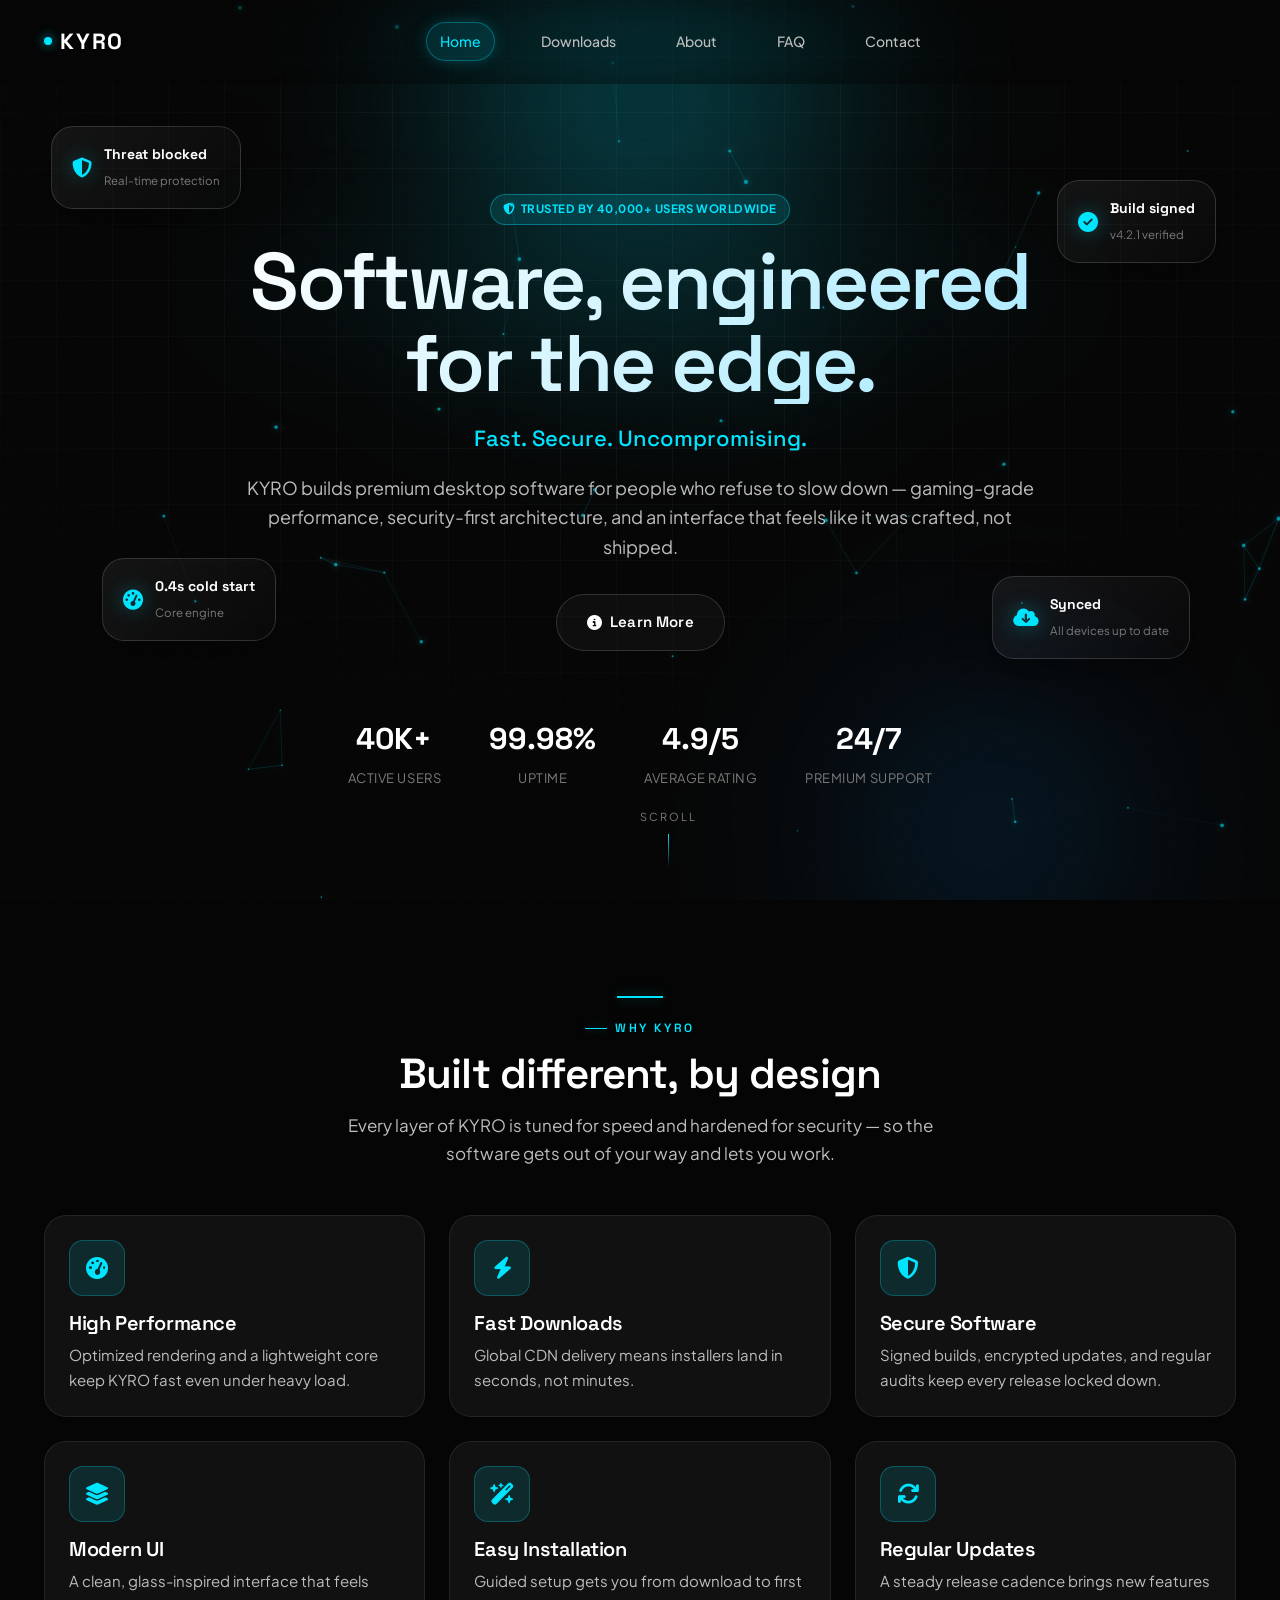
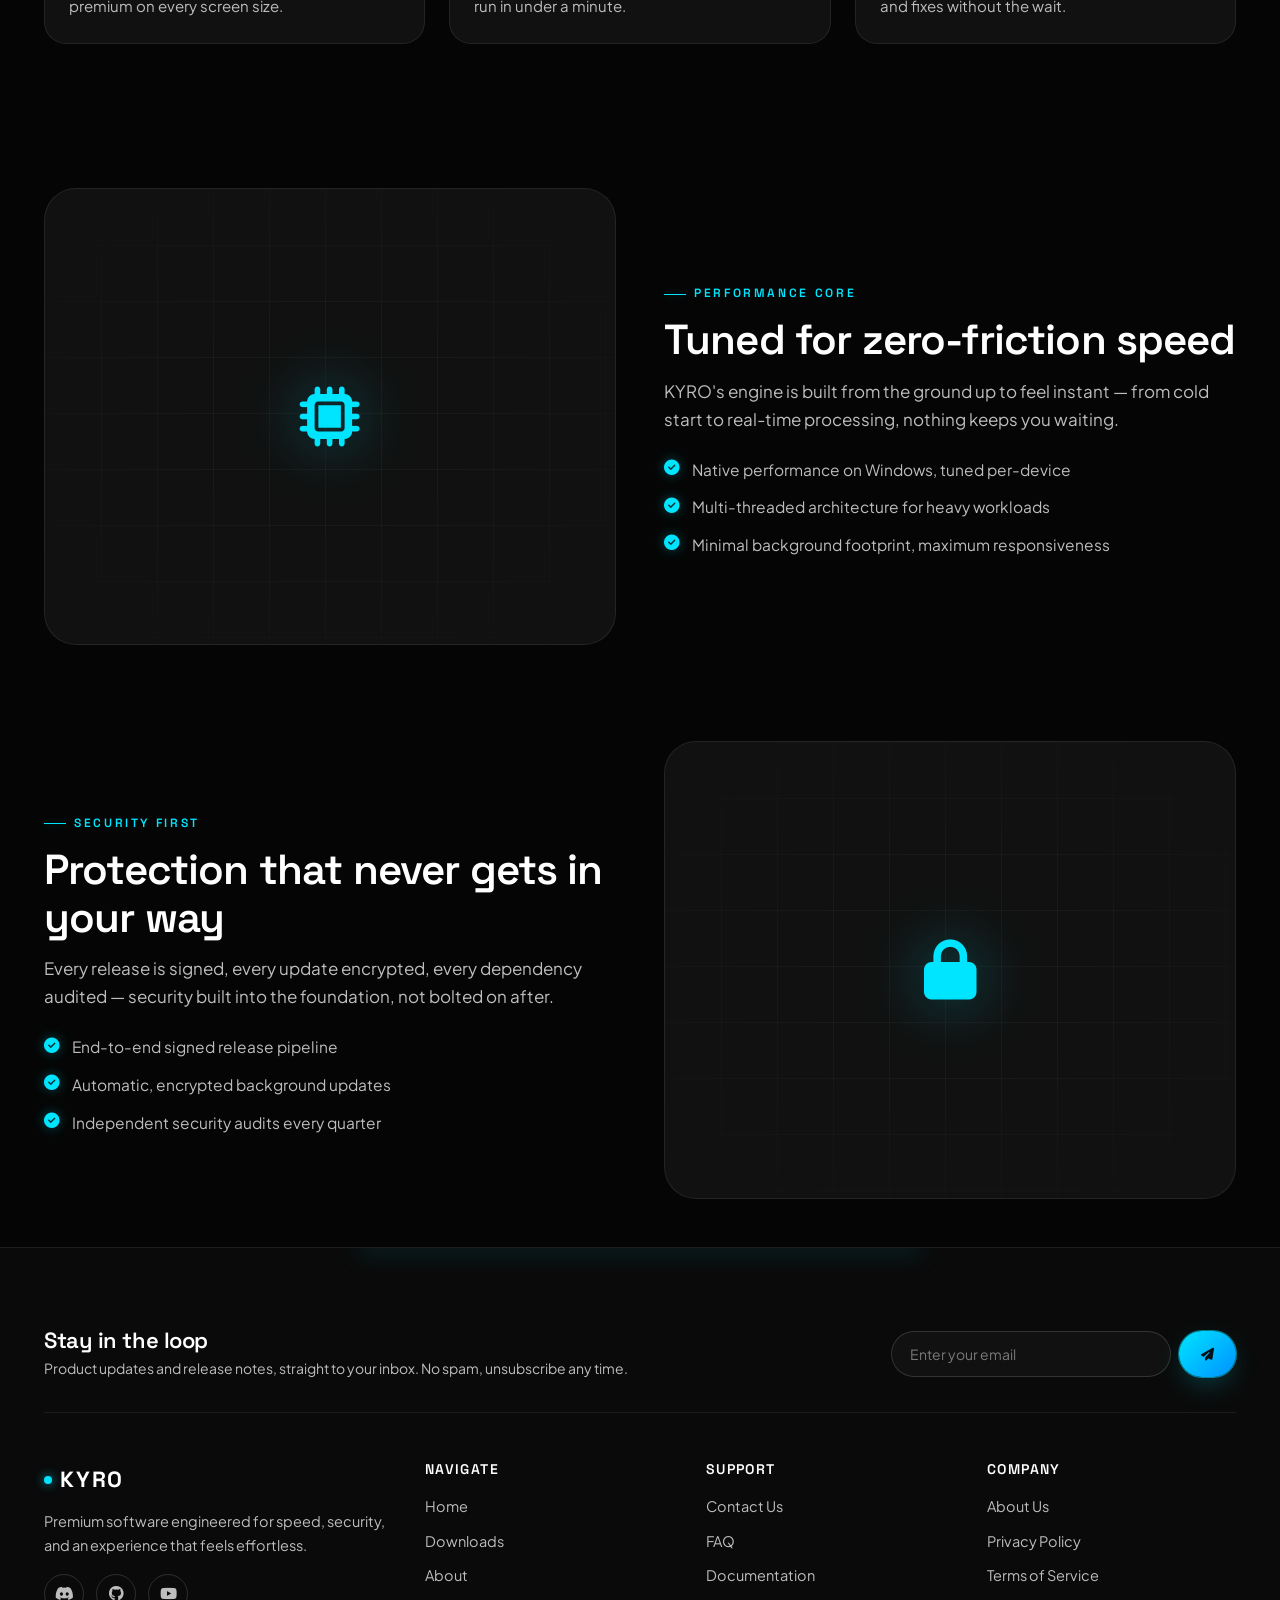
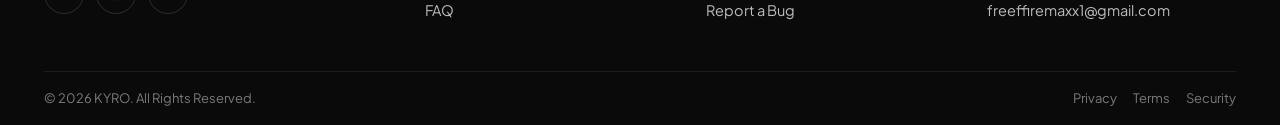
<file: index.html>
<!DOCTYPE html>
<html lang="en">
<head>
  <meta charset="UTF-8" />
  <meta name="viewport" content="width=device-width, initial-scale=1.0" />
  <title>KYRO — Premium Software, Engineered for Speed &amp; Security</title>
  <meta name="description" content="KYRO builds high-performance, secure software with a premium, futuristic experience. Explore our downloads, features, and support." />
  <meta name="theme-color" content="#050505" />

  <!-- Open Graph -->
  <meta property="og:type" content="website" />
  <meta property="og:title" content="KYRO — Premium Software, Engineered for Speed & Security" />
  <meta property="og:description" content="High-performance, secure software with a premium, futuristic experience." />
  <meta property="og:image" content="images/og-cover.jpg" />
  <meta property="og:url" content="https://kyro.software/" />

  <link rel="icon" type="image/svg+xml" href="assets/favicon.svg" />
  <link rel="stylesheet" href="css/style.css" />
  <link rel="stylesheet" href="https://cdnjs.cloudflare.com/ajax/libs/font-awesome/6.5.2/css/all.min.css" />
</head>
<body>

  <!-- Loading Screen -->
  <div class="loader" aria-hidden="true">
    <div class="loader-mark">KYRO<span class="loader-bar"></span></div>
  </div>

  <!-- Navbar -->
  <header class="navbar">
    <div class="container nav-inner">
      <a href="index.html" class="nav-logo"><span class="dot"></span>KYRO</a>

      <nav class="nav-links" id="navLinks">
        <a href="index.html" class="nav-link">Home</a>
        <a href="downloads.html" class="nav-link">Downloads</a>
        <a href="about.html" class="nav-link">About</a>
        <a href="faq.html" class="nav-link">FAQ</a>
        <a href="contact.html" class="nav-link">Contact</a>
      </nav>

      <div class="nav-actions">
        <button class="nav-toggle" id="navToggle" aria-label="Toggle menu" aria-expanded="false">
          <span></span><span></span><span></span>
        </button>
      </div>
    </div>
  </header>

  <main>
    <!-- ================= HERO ================= -->
    <section class="hero">
      <div class="signal-grid"></div>
      <canvas class="signal-canvas"></canvas>
      <div class="hero-glow hero-glow-1"></div>
      <div class="hero-glow hero-glow-2"></div>

      <div class="hero-mockups">
        <div class="mockup-card mockup-card-1">
          <i class="fa-solid fa-shield-halved"></i>
          <div class="mockup-text"><strong>Threat blocked</strong><span>Real-time protection</span></div>
        </div>
        <div class="mockup-card mockup-card-2">
          <i class="fa-solid fa-gauge-high"></i>
          <div class="mockup-text"><strong>0.4s cold start</strong><span>Core engine</span></div>
        </div>
        <div class="mockup-card mockup-card-3">
          <i class="fa-solid fa-circle-check"></i>
          <div class="mockup-text"><strong>Build signed</strong><span>v4.2.1 verified</span></div>
        </div>
        <div class="mockup-card mockup-card-4">
          <i class="fa-solid fa-cloud-arrow-down"></i>
          <div class="mockup-text"><strong>Synced</strong><span>All devices up to date</span></div>
        </div>
      </div>

      <div class="container hero-inner">
        <div class="hero-badge">
          <span class="badge badge-primary"><i class="fa-solid fa-shield-halved"></i> Trusted by 40,000+ users worldwide</span>
        </div>

        <h1 class="hero-title text-gradient">Software, engineered<br />for the edge.</h1>
        <p class="hero-subtitle">Fast. Secure. Uncompromising.</p>
        <p class="hero-desc">
          KYRO builds premium desktop software for people who refuse to slow down —
          gaming-grade performance, security-first architecture, and an interface that
          feels like it was crafted, not shipped.
        </p>

        <div class="hero-actions">
          <a href="about.html" class="btn btn-ghost">
            <i class="fa-solid fa-circle-info"></i> Learn More
          </a>
        </div>

        <div class="hero-stats">
          <div class="hero-stat">
            <strong>40K+</strong>
            <span>Active Users</span>
          </div>
          <div class="hero-stat">
            <strong>99.98%</strong>
            <span>Uptime</span>
          </div>
          <div class="hero-stat">
            <strong>4.9/5</strong>
            <span>Average Rating</span>
          </div>
          <div class="hero-stat">
            <strong>24/7</strong>
            <span>Premium Support</span>
          </div>
        </div>
      </div>

      <div class="scroll-cue">
        <span>Scroll</span>
        <span class="line"></span>
      </div>
    </section>

    <!-- ================= FEATURES ================= -->
    <section class="section" id="features">
      <div class="container">
        <div class="section-head centered reveal">
          <div class="eyebrow" style="justify-content:center;width:100%;">Why KYRO</div>
          <h2 class="section-title">Built different, by design</h2>
          <p class="section-desc">
            Every layer of KYRO is tuned for speed and hardened for security —
            so the software gets out of your way and lets you work.
          </p>
        </div>

        <div class="features-grid">
          <div class="feature-card glow-border reveal">
            <div class="feature-icon"><i class="fa-solid fa-gauge-high"></i></div>
            <h3>High Performance</h3>
            <p>Optimized rendering and a lightweight core keep KYRO fast even under heavy load.</p>
          </div>
          <div class="feature-card glow-border reveal reveal-delay-1">
            <div class="feature-icon"><i class="fa-solid fa-bolt"></i></div>
            <h3>Fast Downloads</h3>
            <p>Global CDN delivery means installers land in seconds, not minutes.</p>
          </div>
          <div class="feature-card glow-border reveal reveal-delay-2">
            <div class="feature-icon"><i class="fa-solid fa-shield-halved"></i></div>
            <h3>Secure Software</h3>
            <p>Signed builds, encrypted updates, and regular audits keep every release locked down.</p>
          </div>
          <div class="feature-card glow-border reveal">
            <div class="feature-icon"><i class="fa-solid fa-layer-group"></i></div>
            <h3>Modern UI</h3>
            <p>A clean, glass-inspired interface that feels premium on every screen size.</p>
          </div>
          <div class="feature-card glow-border reveal reveal-delay-1">
            <div class="feature-icon"><i class="fa-solid fa-wand-magic-sparkles"></i></div>
            <h3>Easy Installation</h3>
            <p>Guided setup gets you from download to first run in under a minute.</p>
          </div>
          <div class="feature-card glow-border reveal reveal-delay-2">
            <div class="feature-icon"><i class="fa-solid fa-arrows-rotate"></i></div>
            <h3>Regular Updates</h3>
            <p>A steady release cadence brings new features and fixes without the wait.</p>
          </div>
        </div>
      </div>
    </section>

    <!-- ================= SHOWCASE SPLIT 1 ================= -->
    <section class="section section-tight">
      <div class="container">
        <div class="split">
          <div class="split-visual reveal">
            <div class="signal-grid"></div>
            <i class="fa-solid fa-microchip split-visual-icon"></i>
          </div>
          <div class="reveal reveal-delay-1">
            <div class="eyebrow">Performance Core</div>
            <h2 class="section-title">Tuned for zero-friction speed</h2>
            <p class="section-desc">
              KYRO's engine is built from the ground up to feel instant —
              from cold start to real-time processing, nothing keeps you waiting.
            </p>
            <ul class="checklist">
              <li><i class="fa-solid fa-circle-check"></i> Native performance on Windows, tuned per-device</li>
              <li><i class="fa-solid fa-circle-check"></i> Multi-threaded architecture for heavy workloads</li>
              <li><i class="fa-solid fa-circle-check"></i> Minimal background footprint, maximum responsiveness</li>
            </ul>
          </div>
        </div>
      </div>
    </section>

    <!-- ================= SHOWCASE SPLIT 2 ================= -->
    <section class="section section-tight">
      <div class="container">
        <div class="split split-reverse">
          <div class="split-visual reveal">
            <div class="signal-grid"></div>
            <i class="fa-solid fa-lock split-visual-icon"></i>
          </div>
          <div class="reveal reveal-delay-1">
            <div class="eyebrow">Security First</div>
            <h2 class="section-title">Protection that never gets in your way</h2>
            <p class="section-desc">
              Every release is signed, every update encrypted, every dependency audited —
              security built into the foundation, not bolted on after.
            </p>
            <ul class="checklist">
              <li><i class="fa-solid fa-circle-check"></i> End-to-end signed release pipeline</li>
              <li><i class="fa-solid fa-circle-check"></i> Automatic, encrypted background updates</li>
              <li><i class="fa-solid fa-circle-check"></i> Independent security audits every quarter</li>
            </ul>
          </div>
        </div>
      </div>
    </section>
  </main>

  <!-- ================= FOOTER ================= -->
  <footer class="footer">
    <div class="container">
      <div class="footer-newsletter reveal">
        <div>
          <h3>Stay in the loop</h3>
          <p>Product updates and release notes, straight to your inbox. No spam, unsubscribe any time.</p>
        </div>
        <form class="newsletter-form">
          <input type="email" placeholder="Enter your email" aria-label="Email address" required />
          <button type="submit" class="btn btn-primary btn-sm"><i class="fa-solid fa-paper-plane"></i></button>
        </form>
      </div>

      <div class="footer-grid">
        <div class="footer-brand">
          <a href="index.html" class="nav-logo"><span class="dot"></span>KYRO</a>
          <p>Premium software engineered for speed, security, and an experience that feels effortless.</p>
          <div class="footer-socials">
            <a href="https://discord.gg/dYG78q8ur" target="_blank" rel="noopener noreferrer" class="social-icon" aria-label="KYRO Discord (opens in a new tab)"><i class="fa-brands fa-discord"></i></a>
            <a href="#" class="social-icon" aria-label="GitHub"><i class="fa-brands fa-github"></i></a>
            <a href="#" class="social-icon" aria-label="YouTube"><i class="fa-brands fa-youtube"></i></a>
          </div>
        </div>

        <div class="footer-col">
          <h4>Navigate</h4>
          <ul>
            <li><a href="index.html">Home</a></li>
            <li><a href="downloads.html">Downloads</a></li>
            <li><a href="about.html">About</a></li>
            <li><a href="faq.html">FAQ</a></li>
          </ul>
        </div>

        <div class="footer-col">
          <h4>Support</h4>
          <ul>
            <li><a href="contact.html">Contact Us</a></li>
            <li><a href="faq.html">FAQ</a></li>
            <li><a href="#">Documentation</a></li>
            <li><a href="#">Report a Bug</a></li>
          </ul>
        </div>

        <div class="footer-col">
          <h4>Company</h4>
          <ul>
            <li><a href="about.html">About Us</a></li>
            <li><a href="#">Privacy Policy</a></li>
            <li><a href="#">Terms of Service</a></li>
            <li><a href="mailto:freeffiremaxx1@gmail.com">freeffiremaxx1@gmail.com</a></li>
          </ul>
        </div>
      </div>

      <div class="footer-bottom">
        <p>&copy; 2026 KYRO. All Rights Reserved.</p>
        <div class="footer-legal">
          <a href="#">Privacy</a>
          <a href="#">Terms</a>
          <a href="#">Security</a>
        </div>
      </div>
    </div>
  </footer>

  <button class="back-to-top" aria-label="Back to top">
    <i class="fa-solid fa-arrow-up"></i>
  </button>

  <script src="js/script.js"></script>
</body>
</html>
</file>
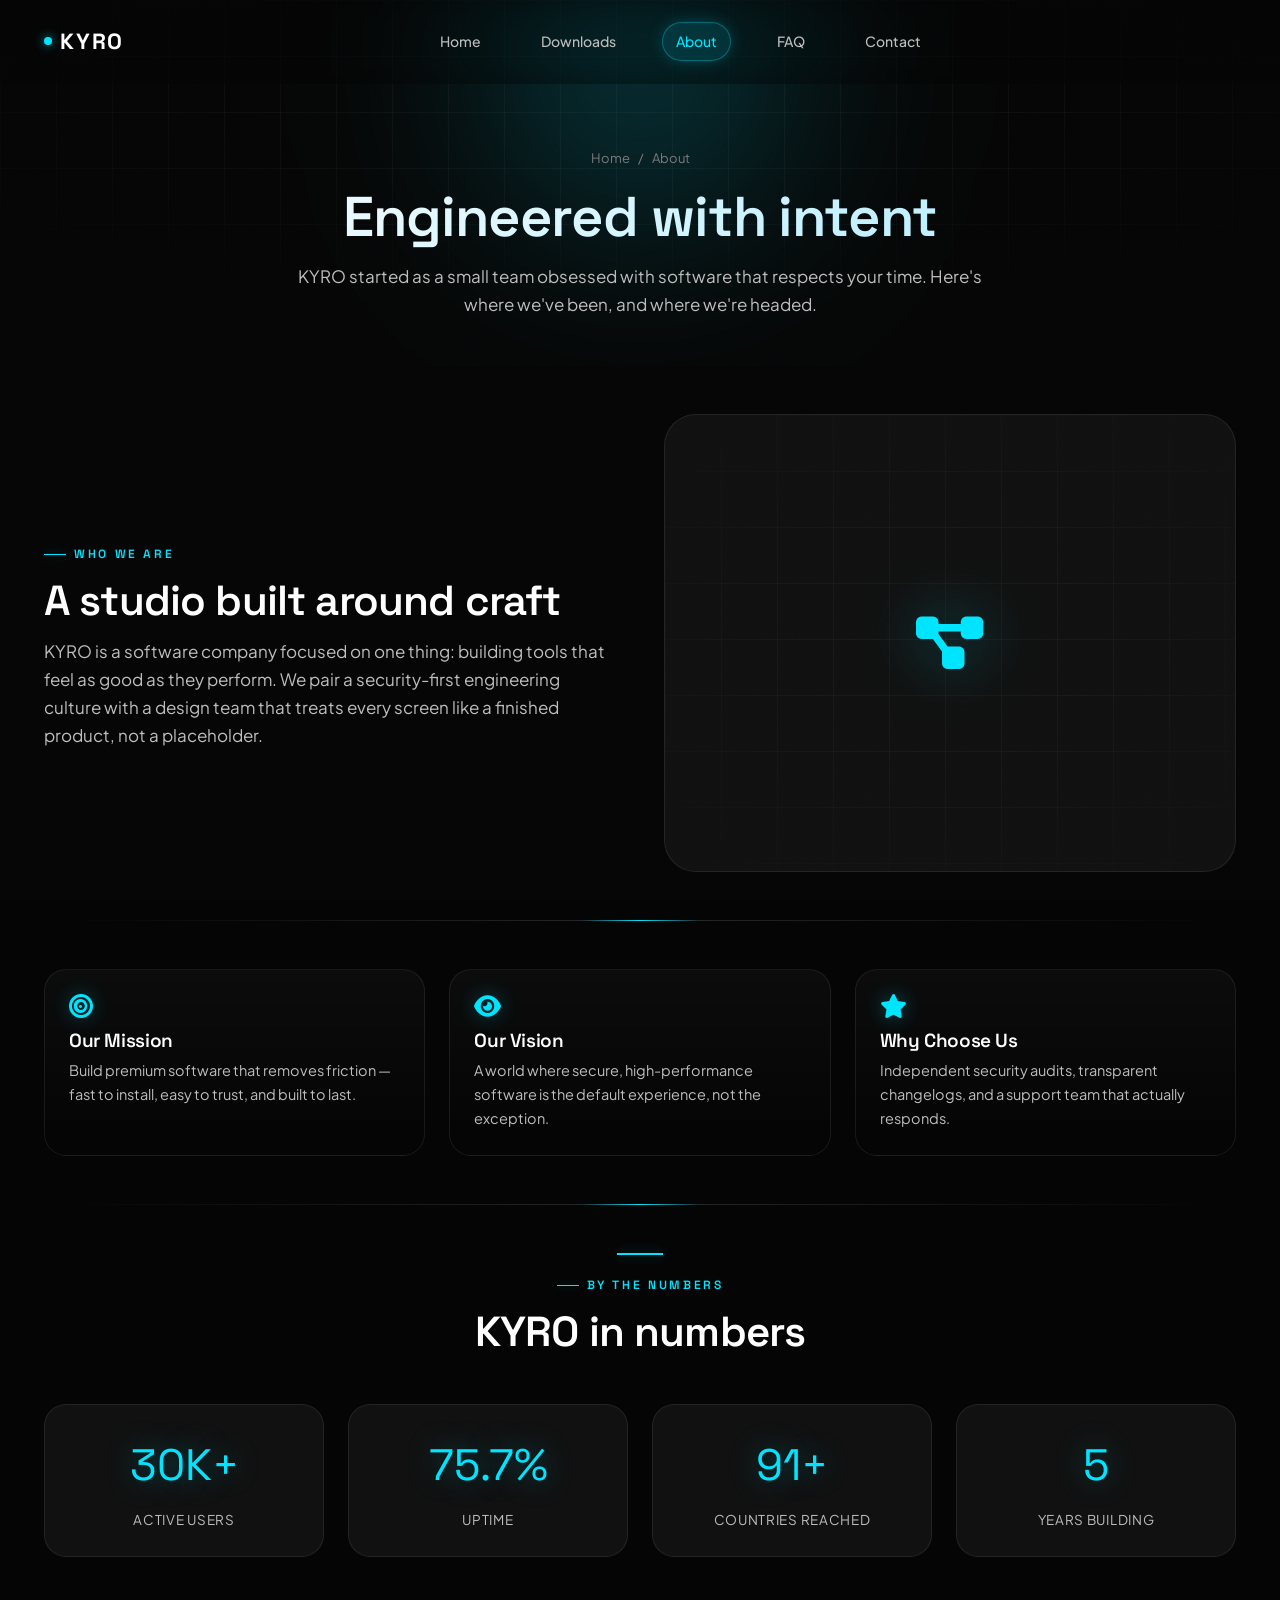
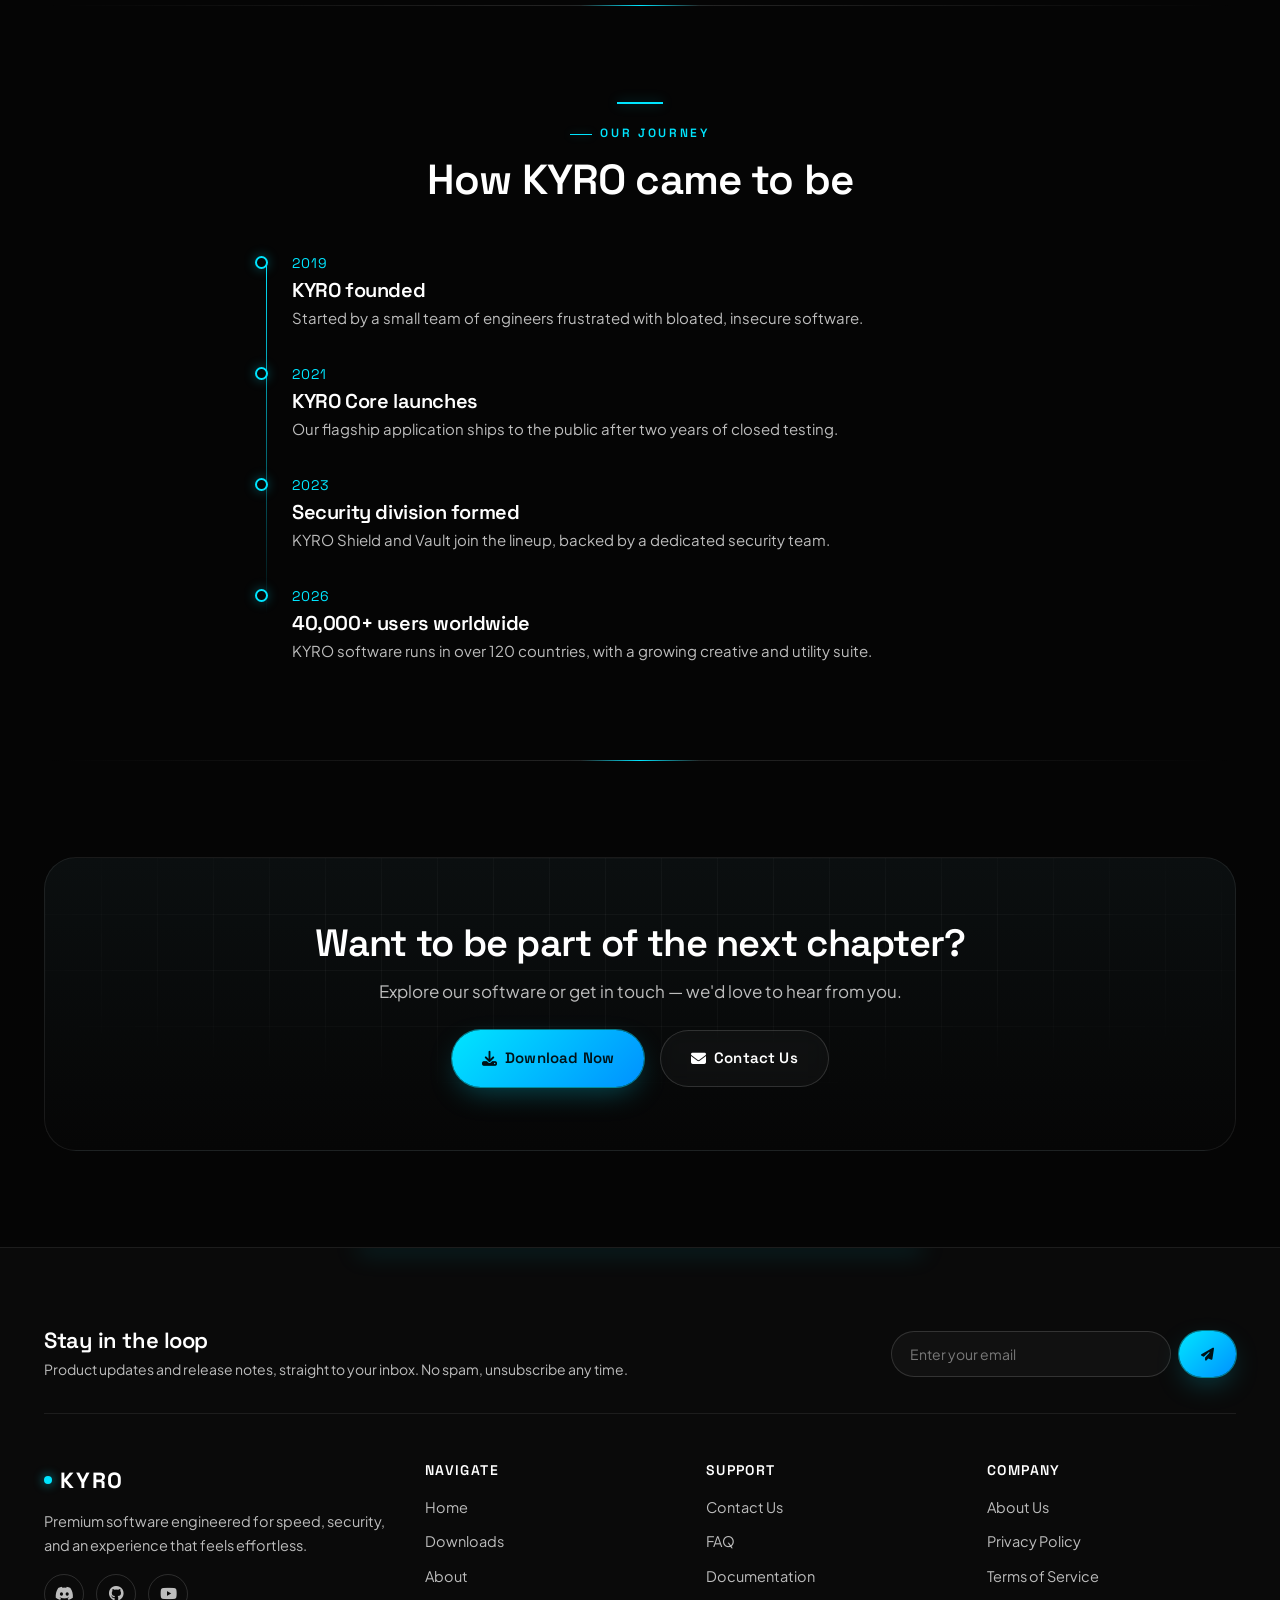
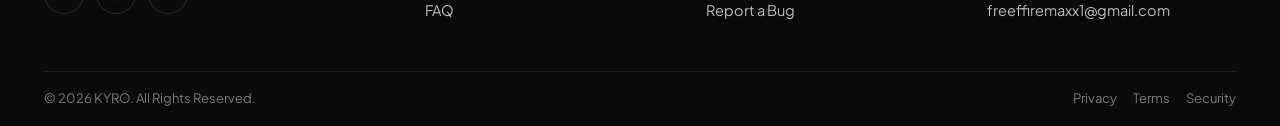
<file: about.html>
<!DOCTYPE html>
<html lang="en">
<head>
  <meta charset="UTF-8" />
  <meta name="viewport" content="width=device-width, initial-scale=1.0" />
  <title>About — KYRO</title>
  <meta name="description" content="Learn about KYRO's mission, vision, and the story behind our premium software." />
  <meta name="theme-color" content="#050505" />

  <meta property="og:type" content="website" />
  <meta property="og:title" content="About — KYRO" />
  <meta property="og:description" content="The mission, vision, and story behind KYRO's premium software." />
  <meta property="og:url" content="https://kyro.software/about.html" />

  <link rel="icon" type="image/svg+xml" href="assets/favicon.svg" />
  <link rel="stylesheet" href="css/style.css" />
  <link rel="stylesheet" href="https://cdnjs.cloudflare.com/ajax/libs/font-awesome/6.5.2/css/all.min.css" />
</head>
<body>

  <div class="loader" aria-hidden="true">
    <div class="loader-mark">KYRO<span class="loader-bar"></span></div>
  </div>

  <header class="navbar">
    <div class="container nav-inner">
      <a href="index.html" class="nav-logo"><span class="dot"></span>KYRO</a>
      <nav class="nav-links" id="navLinks">
        <a href="index.html" class="nav-link">Home</a>
        <a href="downloads.html" class="nav-link">Downloads</a>
        <a href="about.html" class="nav-link">About</a>
        <a href="faq.html" class="nav-link">FAQ</a>
        <a href="contact.html" class="nav-link">Contact</a>
      </nav>
      <div class="nav-actions">
        <button class="nav-toggle" id="navToggle" aria-label="Toggle menu" aria-expanded="false">
          <span></span><span></span><span></span>
        </button>
      </div>
    </div>
  </header>

  <main>
    <section class="page-header">
      <div class="signal-grid"></div>
      <div class="hero-glow hero-glow-1" style="width:420px;height:420px;top:-140px;"></div>
      <div class="container" style="position:relative;z-index:1;">
        <div class="breadcrumb"><a href="index.html">Home</a><span>/</span><span>About</span></div>
        <h1 class="text-gradient">Engineered with intent</h1>
        <p>KYRO started as a small team obsessed with software that respects your time. Here's where we've been, and where we're headed.</p>
      </div>
    </section>

    <!-- Introduction split -->
    <section class="section section-tight">
      <div class="container">
        <div class="split">
          <div class="reveal">
            <div class="eyebrow">Who We Are</div>
            <h2 class="section-title">A studio built around craft</h2>
            <p class="section-desc">
              KYRO is a software company focused on one thing: building tools that feel
              as good as they perform. We pair a security-first engineering culture with
              a design team that treats every screen like a finished product, not a placeholder.
            </p>
          </div>
          <div class="split-visual reveal reveal-delay-1">
            <div class="signal-grid"></div>
            <i class="fa-solid fa-diagram-project split-visual-icon"></i>
          </div>
        </div>
      </div>
    </section>

    <div class="container"><hr class="divider" /></div>

    <!-- Mission / Vision -->
    <section class="section section-tight">
      <div class="container">
        <div class="values-grid">
          <div class="value-card glow-border reveal">
            <i class="fa-solid fa-bullseye"></i>
            <h3>Our Mission</h3>
            <p>Build premium software that removes friction — fast to install, easy to trust, and built to last.</p>
          </div>
          <div class="value-card glow-border reveal reveal-delay-1">
            <i class="fa-solid fa-eye"></i>
            <h3>Our Vision</h3>
            <p>A world where secure, high-performance software is the default experience, not the exception.</p>
          </div>
          <div class="value-card glow-border reveal reveal-delay-2">
            <i class="fa-solid fa-star"></i>
            <h3>Why Choose Us</h3>
            <p>Independent security audits, transparent changelogs, and a support team that actually responds.</p>
          </div>
        </div>
      </div>
    </section>

    <div class="container"><hr class="divider" /></div>

    <!-- Stats -->
    <section class="section section-tight">
      <div class="container">
        <div class="section-head centered reveal">
          <div class="eyebrow" style="justify-content:center;width:100%;">By The Numbers</div>
          <h2 class="section-title">KYRO in numbers</h2>
        </div>
        <div class="stats-grid">
          <div class="stat-card glow-border reveal">
            <div class="stat-number" data-count="40" data-suffix="K+">0</div>
            <div class="stat-label">Active Users</div>
          </div>
          <div class="stat-card glow-border reveal reveal-delay-1">
            <div class="stat-number" data-count="99.98" data-suffix="%">0</div>
            <div class="stat-label">Uptime</div>
          </div>
          <div class="stat-card glow-border reveal reveal-delay-2">
            <div class="stat-number" data-count="120" data-suffix="+">0</div>
            <div class="stat-label">Countries Reached</div>
          </div>
          <div class="stat-card glow-border reveal reveal-delay-3">
            <div class="stat-number" data-count="7" data-suffix="">0</div>
            <div class="stat-label">Years Building</div>
          </div>
        </div>
      </div>
    </section>

    <div class="container"><hr class="divider" /></div>

    <!-- Timeline -->
    <section class="section">
      <div class="container">
        <div class="section-head centered reveal">
          <div class="eyebrow" style="justify-content:center;width:100%;">Our Journey</div>
          <h2 class="section-title">How KYRO came to be</h2>
        </div>

        <div class="timeline">
          <div class="timeline-item reveal">
            <div class="timeline-year">2019</div>
            <h4>KYRO founded</h4>
            <p>Started by a small team of engineers frustrated with bloated, insecure software.</p>
          </div>
          <div class="timeline-item reveal reveal-delay-1">
            <div class="timeline-year">2021</div>
            <h4>KYRO Core launches</h4>
            <p>Our flagship application ships to the public after two years of closed testing.</p>
          </div>
          <div class="timeline-item reveal reveal-delay-2">
            <div class="timeline-year">2023</div>
            <h4>Security division formed</h4>
            <p>KYRO Shield and Vault join the lineup, backed by a dedicated security team.</p>
          </div>
          <div class="timeline-item reveal reveal-delay-3">
            <div class="timeline-year">2026</div>
            <h4>40,000+ users worldwide</h4>
            <p>KYRO software runs in over 120 countries, with a growing creative and utility suite.</p>
          </div>
        </div>
      </div>
    </section>

    <div class="container"><hr class="divider" /></div>

    <!-- CTA -->
    <section class="section">
      <div class="container">
        <div class="cta-band reveal">
          <div class="signal-grid"></div>
          <h2>Want to be part of the next chapter?</h2>
          <p>Explore our software or get in touch — we'd love to hear from you.</p>
          <div class="cta-actions">
            <a href="downloads.html" class="btn btn-primary"><i class="fa-solid fa-download"></i> Download Now</a>
            <a href="contact.html" class="btn btn-ghost"><i class="fa-solid fa-envelope"></i> Contact Us</a>
          </div>
        </div>
      </div>
    </section>
  </main>

  <footer class="footer">
    <div class="container">
      <div class="footer-newsletter reveal">
        <div>
          <h3>Stay in the loop</h3>
          <p>Product updates and release notes, straight to your inbox. No spam, unsubscribe any time.</p>
        </div>
        <form class="newsletter-form">
          <input type="email" placeholder="Enter your email" aria-label="Email address" required />
          <button type="submit" class="btn btn-primary btn-sm"><i class="fa-solid fa-paper-plane"></i></button>
        </form>
      </div>

      <div class="footer-grid">
        <div class="footer-brand">
          <a href="index.html" class="nav-logo"><span class="dot"></span>KYRO</a>
          <p>Premium software engineered for speed, security, and an experience that feels effortless.</p>
          <div class="footer-socials">
            <a href="https://discord.gg/dYG78q8ur" target="_blank" rel="noopener noreferrer" class="social-icon" aria-label="KYRO Discord (opens in a new tab)"><i class="fa-brands fa-discord"></i></a>
            <a href="#" class="social-icon" aria-label="GitHub"><i class="fa-brands fa-github"></i></a>
            <a href="#" class="social-icon" aria-label="YouTube"><i class="fa-brands fa-youtube"></i></a>
          </div>
        </div>
        <div class="footer-col">
          <h4>Navigate</h4>
          <ul>
            <li><a href="index.html">Home</a></li>
            <li><a href="downloads.html">Downloads</a></li>
            <li><a href="about.html">About</a></li>
            <li><a href="faq.html">FAQ</a></li>
          </ul>
        </div>
        <div class="footer-col">
          <h4>Support</h4>
          <ul>
            <li><a href="contact.html">Contact Us</a></li>
            <li><a href="faq.html">FAQ</a></li>
            <li><a href="#">Documentation</a></li>
            <li><a href="#">Report a Bug</a></li>
          </ul>
        </div>
        <div class="footer-col">
          <h4>Company</h4>
          <ul>
            <li><a href="about.html">About Us</a></li>
            <li><a href="#">Privacy Policy</a></li>
            <li><a href="#">Terms of Service</a></li>
            <li><a href="mailto:freeffiremaxx1@gmail.com">freeffiremaxx1@gmail.com</a></li>
          </ul>
        </div>
      </div>
      <div class="footer-bottom">
        <p>&copy; 2026 KYRO. All Rights Reserved.</p>
        <div class="footer-legal">
          <a href="#">Privacy</a>
          <a href="#">Terms</a>
          <a href="#">Security</a>
        </div>
      </div>
    </div>
  </footer>

  <button class="back-to-top" aria-label="Back to top">
    <i class="fa-solid fa-arrow-up"></i>
  </button>

  <script src="js/script.js"></script>
</body>
</html>
</file>
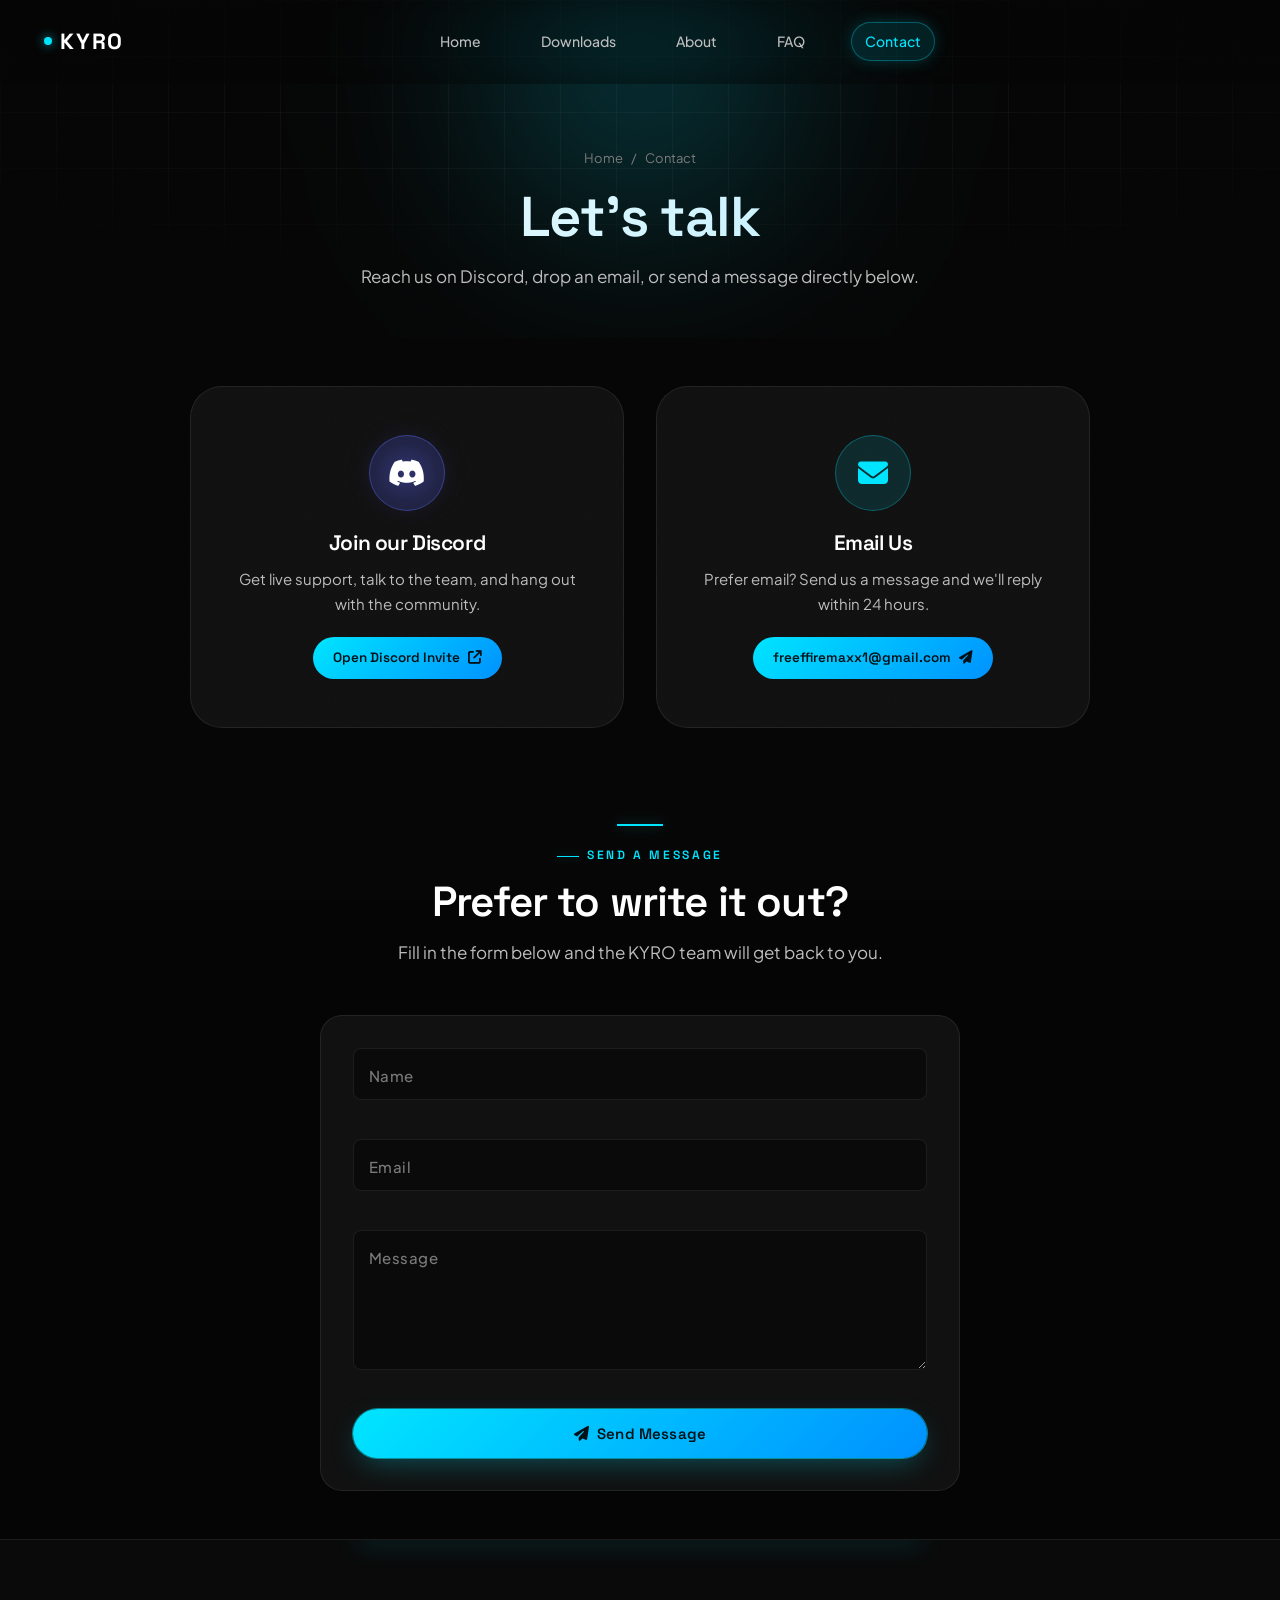
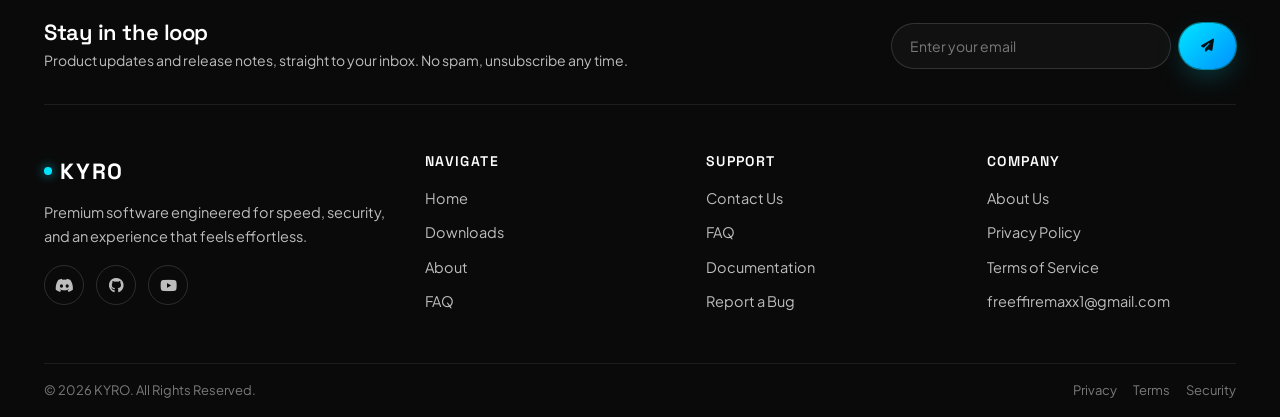
<file: contact.html>
<!DOCTYPE html>
<html lang="en">
<head>
  <meta charset="UTF-8" />
  <meta name="viewport" content="width=device-width, initial-scale=1.0" />
  <title>Contact — KYRO</title>
  <meta name="description" content="Reach the KYRO team on Discord for live support, or by email — freeffiremaxx1@gmail.com." />
  <meta name="theme-color" content="#050505" />

  <meta property="og:type" content="website" />
  <meta property="og:title" content="Contact — KYRO" />
  <meta property="og:description" content="Reach the KYRO team on Discord or by email." />
  <meta property="og:url" content="https://kyro.software/contact.html" />

  <link rel="icon" type="image/svg+xml" href="assets/favicon.svg" />
  <link rel="stylesheet" href="css/style.css" />
  <link rel="stylesheet" href="https://cdnjs.cloudflare.com/ajax/libs/font-awesome/6.5.2/css/all.min.css" />
</head>
<body>

  <div class="loader" aria-hidden="true">
    <div class="loader-mark">KYRO<span class="loader-bar"></span></div>
  </div>

  <header class="navbar">
    <div class="container nav-inner">
      <a href="index.html" class="nav-logo"><span class="dot"></span>KYRO</a>
      <nav class="nav-links" id="navLinks">
        <a href="index.html" class="nav-link">Home</a>
        <a href="downloads.html" class="nav-link">Downloads</a>
        <a href="about.html" class="nav-link">About</a>
        <a href="faq.html" class="nav-link">FAQ</a>
        <a href="contact.html" class="nav-link">Contact</a>
      </nav>
      <div class="nav-actions">
        <button class="nav-toggle" id="navToggle" aria-label="Toggle menu" aria-expanded="false">
          <span></span><span></span><span></span>
        </button>
      </div>
    </div>
  </header>

  <main>
    <section class="page-header">
      <div class="signal-grid"></div>
      <div class="hero-glow hero-glow-1" style="width:420px;height:420px;top:-140px;"></div>
      <div class="container" style="position:relative;z-index:1;">
        <div class="breadcrumb"><a href="index.html">Home</a><span>/</span><span>Contact</span></div>
        <h1 class="text-gradient">Let's talk</h1>
        <p>Reach us on Discord, drop an email, or send a message directly below.</p>
      </div>
    </section>

    <section class="section section-tight">
      <div class="container">
        <div class="contact-channels">

          <a href="https://discord.gg/dYG78q8ur" target="_blank" rel="noopener noreferrer"
             class="channel-card glow-border reveal" aria-label="Join the KYRO Discord server (opens in a new tab)">
            <div class="channel-icon channel-icon-discord"><i class="fa-brands fa-discord"></i></div>
            <h3>Join our Discord</h3>
            <p>Get live support, talk to the team, and hang out with the community.</p>
            <span class="channel-cta">Open Discord Invite <i class="fa-solid fa-arrow-up-right-from-square"></i></span>
          </a>

          <a href="mailto:freeffiremaxx1@gmail.com"
             class="channel-card glow-border reveal reveal-delay-1" aria-label="Email KYRO at freeffiremaxx1@gmail.com">
            <div class="channel-icon"><i class="fa-solid fa-envelope"></i></div>
            <h3>Email Us</h3>
            <p>Prefer email? Send us a message and we'll reply within 24 hours.</p>
            <span class="channel-cta">freeffiremaxx1@gmail.com <i class="fa-solid fa-paper-plane"></i></span>
          </a>

        </div>
      </div>
    </section>

    <section class="section section-tight">
      <div class="container">
        <div class="section-head centered reveal">
          <div class="eyebrow" style="justify-content:center;width:100%;">Send a Message</div>
          <h2 class="section-title">Prefer to write it out?</h2>
          <p class="section-desc">Fill in the form below and the KYRO team will get back to you.</p>
        </div>

        <form class="contact-form glow-border reveal" id="contactForm" novalidate>
          <div class="form-group floating">
            <input type="text" id="name" name="name" placeholder=" " autocomplete="name" required />
            <label for="name">Name</label>
            <span class="form-error"></span>
          </div>

          <div class="form-group floating">
            <input type="email" id="email" name="email" placeholder=" " autocomplete="email" required />
            <label for="email">Email</label>
            <span class="form-error"></span>
          </div>

          <div class="form-group floating">
            <textarea id="message" name="message" placeholder=" " required></textarea>
            <label for="message">Message</label>
            <span class="form-error"></span>
          </div>

          <button type="submit" class="btn btn-primary btn-block" id="contactSubmit">
            <i class="fa-solid fa-paper-plane"></i> Send Message
          </button>

          <div class="form-status" role="status"></div>
        </form>
      </div>
    </section>
  </main>

  <footer class="footer">
    <div class="container">
      <div class="footer-newsletter reveal">
        <div>
          <h3>Stay in the loop</h3>
          <p>Product updates and release notes, straight to your inbox. No spam, unsubscribe any time.</p>
        </div>
        <form class="newsletter-form">
          <input type="email" placeholder="Enter your email" aria-label="Email address" required />
          <button type="submit" class="btn btn-primary btn-sm"><i class="fa-solid fa-paper-plane"></i></button>
        </form>
      </div>

      <div class="footer-grid">
        <div class="footer-brand">
          <a href="index.html" class="nav-logo"><span class="dot"></span>KYRO</a>
          <p>Premium software engineered for speed, security, and an experience that feels effortless.</p>
          <div class="footer-socials">
            <a href="https://discord.gg/dYG78q8ur" target="_blank" rel="noopener noreferrer" class="social-icon" aria-label="KYRO Discord (opens in a new tab)"><i class="fa-brands fa-discord"></i></a>
            <a href="#" class="social-icon" aria-label="GitHub"><i class="fa-brands fa-github"></i></a>
            <a href="#" class="social-icon" aria-label="YouTube"><i class="fa-brands fa-youtube"></i></a>
          </div>
        </div>
        <div class="footer-col">
          <h4>Navigate</h4>
          <ul>
            <li><a href="index.html">Home</a></li>
            <li><a href="downloads.html">Downloads</a></li>
            <li><a href="about.html">About</a></li>
            <li><a href="faq.html">FAQ</a></li>
          </ul>
        </div>
        <div class="footer-col">
          <h4>Support</h4>
          <ul>
            <li><a href="contact.html">Contact Us</a></li>
            <li><a href="faq.html">FAQ</a></li>
            <li><a href="#">Documentation</a></li>
            <li><a href="#">Report a Bug</a></li>
          </ul>
        </div>
        <div class="footer-col">
          <h4>Company</h4>
          <ul>
            <li><a href="about.html">About Us</a></li>
            <li><a href="#">Privacy Policy</a></li>
            <li><a href="#">Terms of Service</a></li>
            <li><a href="mailto:freeffiremaxx1@gmail.com">freeffiremaxx1@gmail.com</a></li>
          </ul>
        </div>
      </div>
      <div class="footer-bottom">
        <p>&copy; 2026 KYRO. All Rights Reserved.</p>
        <div class="footer-legal">
          <a href="#">Privacy</a>
          <a href="#">Terms</a>
          <a href="#">Security</a>
        </div>
      </div>
    </div>
  </footer>

  <button class="back-to-top" aria-label="Back to top">
    <i class="fa-solid fa-arrow-up"></i>
  </button>

  <script src="js/script.js"></script>

  <!-- ==========================================================
       Contact form handler — page-local, so no other page is
       affected. Prepared for a real backend / email service:

       1. Set CONTACT_ENDPOINT below to your backend or form
          service URL (e.g. Formspree, EmailJS, a custom API
          route). The form will POST { name, email, message }
          as JSON and show the success/error state based on the
          response.
       2. Until CONTACT_ENDPOINT is set, the form falls back to
          opening the visitor's email client with a pre-filled
          message to CONTACT_EMAIL, so it stays fully functional
          on a static host with no backend.
       ========================================================== -->
  <script>
    const CONTACT_ENDPOINT = ""; // ← paste your backend/email-service URL here
    const CONTACT_EMAIL = "freeffiremaxx1@gmail.com";

    document.addEventListener('DOMContentLoaded', () => {
      const form = document.getElementById('contactForm');
      if (!form) return;

      const status = form.querySelector('.form-status');
      const submitBtn = document.getElementById('contactSubmit');
      const submitLabel = submitBtn ? submitBtn.innerHTML : '';

      function setLoading(isLoading) {
        if (!submitBtn) return;
        submitBtn.classList.toggle('is-loading', isLoading);
        submitBtn.innerHTML = isLoading
          ? '<i class="fa-solid fa-circle-notch"></i> Sending...'
          : submitLabel;
      }

      function showStatus(message, isError) {
        if (!status) return;
        status.classList.toggle('error', !!isError);
        status.classList.add('visible');
        status.innerHTML = `<i class="fa-solid ${isError ? 'fa-circle-exclamation' : 'fa-circle-check'}"></i> ${message}`;
      }

      form.addEventListener('submit', async (e) => {
        e.preventDefault();
        status?.classList.remove('visible', 'error');

        let valid = true;
        const fields = { name: '', email: '', message: '' };

        form.querySelectorAll('[required]').forEach((field) => {
          const errorEl = field.closest('.form-group').querySelector('.form-error');
          const value = field.value.trim();
          let message = '';

          if (!value) {
            message = 'This field is required.';
          } else if (field.type === 'email' && !/^[^\s@]+@[^\s@]+\.[^\s@]+$/.test(value)) {
            message = 'Enter a valid email address.';
          }

          if (errorEl) errorEl.textContent = message;
          field.style.borderColor = message ? 'var(--danger)' : '';
          if (message) valid = false;
          if (field.name in fields) fields[field.name] = value;
        });

        if (!valid) return;

        setLoading(true);

        if (CONTACT_ENDPOINT) {
          // Real backend / email-service path.
          try {
            const res = await fetch(CONTACT_ENDPOINT, {
              method: 'POST',
              headers: { 'Content-Type': 'application/json' },
              body: JSON.stringify(fields)
            });
            if (!res.ok) throw new Error('Request failed');
            showStatus('Message sent — the KYRO team will reply soon.');
            form.reset();
          } catch (err) {
            showStatus('Something went wrong — please try again or email us directly.', true);
          } finally {
            setLoading(false);
          }
        } else {
          // No backend configured yet — fall back to a pre-filled email
          // so the form is genuinely functional today.
          const subject = encodeURIComponent(`Message from ${fields.name} via kyro.software`);
          const body = encodeURIComponent(`${fields.message}\n\n— ${fields.name} (${fields.email})`);
          window.location.href = `mailto:${CONTACT_EMAIL}?subject=${subject}&body=${body}`;
          showStatus('Opening your email app to finish sending...');
          setLoading(false);
          form.reset();
        }
      });
    });
  </script>
</body>
</html>
</file>
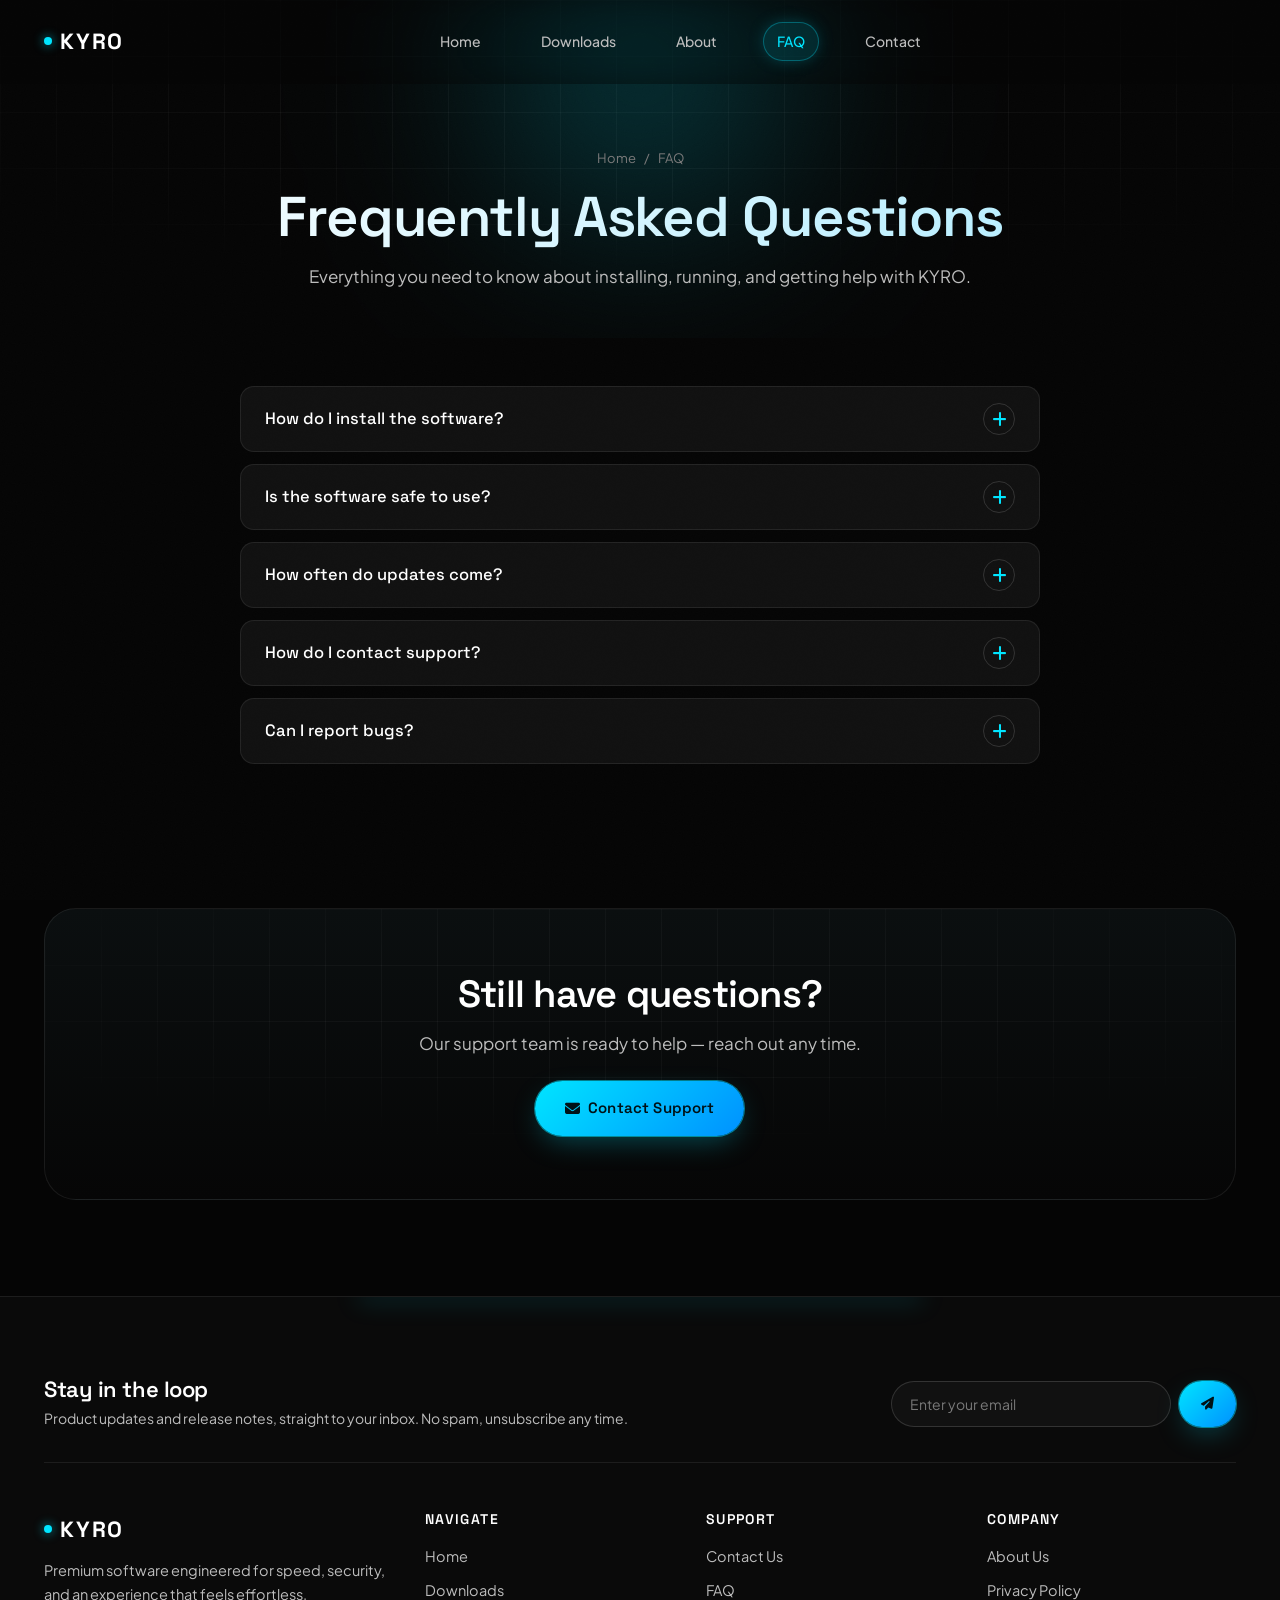
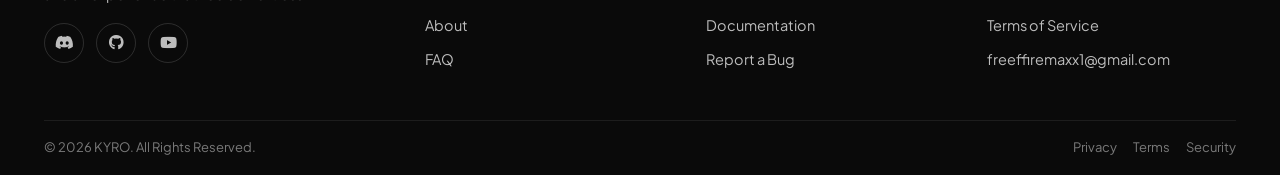
<file: faq.html>
<!DOCTYPE html>
<html lang="en">
<head>
  <meta charset="UTF-8" />
  <meta name="viewport" content="width=device-width, initial-scale=1.0" />
  <title>FAQ — KYRO</title>
  <meta name="description" content="Answers to common questions about installing, using, and getting support for KYRO software." />
  <meta name="theme-color" content="#050505" />

  <meta property="og:type" content="website" />
  <meta property="og:title" content="FAQ — KYRO" />
  <meta property="og:description" content="Answers to common questions about KYRO software." />
  <meta property="og:url" content="https://kyro.software/faq.html" />

  <link rel="icon" type="image/svg+xml" href="assets/favicon.svg" />
  <link rel="stylesheet" href="css/style.css" />
  <link rel="stylesheet" href="https://cdnjs.cloudflare.com/ajax/libs/font-awesome/6.5.2/css/all.min.css" />
</head>
<body>

  <div class="loader" aria-hidden="true">
    <div class="loader-mark">KYRO<span class="loader-bar"></span></div>
  </div>

  <header class="navbar">
    <div class="container nav-inner">
      <a href="index.html" class="nav-logo"><span class="dot"></span>KYRO</a>
      <nav class="nav-links" id="navLinks">
        <a href="index.html" class="nav-link">Home</a>
        <a href="downloads.html" class="nav-link">Downloads</a>
        <a href="about.html" class="nav-link">About</a>
        <a href="faq.html" class="nav-link">FAQ</a>
        <a href="contact.html" class="nav-link">Contact</a>
      </nav>
      <div class="nav-actions">
        <button class="nav-toggle" id="navToggle" aria-label="Toggle menu" aria-expanded="false">
          <span></span><span></span><span></span>
        </button>
      </div>
    </div>
  </header>

  <main>
    <section class="page-header">
      <div class="signal-grid"></div>
      <div class="hero-glow hero-glow-1" style="width:420px;height:420px;top:-140px;"></div>
      <div class="container" style="position:relative;z-index:1;">
        <div class="breadcrumb"><a href="index.html">Home</a><span>/</span><span>FAQ</span></div>
        <h1 class="text-gradient">Frequently Asked Questions</h1>
        <p>Everything you need to know about installing, running, and getting help with KYRO.</p>
      </div>
    </section>

    <section class="section section-tight">
      <div class="container">
        <div class="faq-list">

          <div class="faq-item reveal">
            <button class="faq-question" aria-expanded="false">
              How do I install the software?
              <span class="icon-plus"><i class="fa-solid fa-plus"></i></span>
            </button>
            <div class="faq-answer">
              <div class="faq-answer-inner">
                Download the installer for your software of choice from the
                <a href="downloads.html" style="color:var(--primary);text-decoration:underline;">Downloads</a> page,
                run it, and follow the guided setup. Most installs finish in under a minute and KYRO will
                walk you through any optional configuration along the way.
              </div>
            </div>
          </div>

          <div class="faq-item reveal reveal-delay-1">
            <button class="faq-question" aria-expanded="false">
              Is the software safe to use?
              <span class="icon-plus"><i class="fa-solid fa-plus"></i></span>
            </button>
            <div class="faq-answer">
              <div class="faq-answer-inner">
                Yes. Every KYRO release is digitally signed, updates are delivered over encrypted channels,
                and our security team runs independent audits every quarter. We publish changelogs for full
                transparency on what's changed in each version.
              </div>
            </div>
          </div>

          <div class="faq-item reveal reveal-delay-2">
            <button class="faq-question" aria-expanded="false">
              How often do updates come?
              <span class="icon-plus"><i class="fa-solid fa-plus"></i></span>
            </button>
            <div class="faq-answer">
              <div class="faq-answer-inner">
                Core applications receive updates roughly every 4-6 weeks, with security patches released
                as soon as they're ready. KYRO checks for updates automatically and installs them in the
                background so you're always running the latest, safest version.
              </div>
            </div>
          </div>

          <div class="faq-item reveal reveal-delay-3">
            <button class="faq-question" aria-expanded="false">
              How do I contact support?
              <span class="icon-plus"><i class="fa-solid fa-plus"></i></span>
            </button>
            <div class="faq-answer">
              <div class="faq-answer-inner">
                Head to the <a href="contact.html" style="color:var(--primary);text-decoration:underline;">Contact</a>
                page and send us a message, or reach out on Discord for the fastest response.
                Our support team responds to every ticket within 24 hours.
              </div>
            </div>
          </div>

          <div class="faq-item reveal reveal-delay-4">
            <button class="faq-question" aria-expanded="false">
              Can I report bugs?
              <span class="icon-plus"><i class="fa-solid fa-plus"></i></span>
            </button>
            <div class="faq-answer">
              <div class="faq-answer-inner">
                Absolutely — bug reports help us ship better software. Use the "Report a Bug" link in the
                footer or message us directly through the Contact page with steps to reproduce the issue,
                and our team will follow up.
              </div>
            </div>
          </div>

        </div>
      </div>
    </section>

    <section class="section">
      <div class="container">
        <div class="cta-band reveal">
          <div class="signal-grid"></div>
          <h2>Still have questions?</h2>
          <p>Our support team is ready to help — reach out any time.</p>
          <div class="cta-actions">
            <a href="contact.html" class="btn btn-primary"><i class="fa-solid fa-envelope"></i> Contact Support</a>
          </div>
        </div>
      </div>
    </section>
  </main>

  <footer class="footer">
    <div class="container">
      <div class="footer-newsletter reveal">
        <div>
          <h3>Stay in the loop</h3>
          <p>Product updates and release notes, straight to your inbox. No spam, unsubscribe any time.</p>
        </div>
        <form class="newsletter-form">
          <input type="email" placeholder="Enter your email" aria-label="Email address" required />
          <button type="submit" class="btn btn-primary btn-sm"><i class="fa-solid fa-paper-plane"></i></button>
        </form>
      </div>

      <div class="footer-grid">
        <div class="footer-brand">
          <a href="index.html" class="nav-logo"><span class="dot"></span>KYRO</a>
          <p>Premium software engineered for speed, security, and an experience that feels effortless.</p>
          <div class="footer-socials">
            <a href="https://discord.gg/dYG78q8ur" target="_blank" rel="noopener noreferrer" class="social-icon" aria-label="KYRO Discord (opens in a new tab)"><i class="fa-brands fa-discord"></i></a>
            <a href="#" class="social-icon" aria-label="GitHub"><i class="fa-brands fa-github"></i></a>
            <a href="#" class="social-icon" aria-label="YouTube"><i class="fa-brands fa-youtube"></i></a>
          </div>
        </div>
        <div class="footer-col">
          <h4>Navigate</h4>
          <ul>
            <li><a href="index.html">Home</a></li>
            <li><a href="downloads.html">Downloads</a></li>
            <li><a href="about.html">About</a></li>
            <li><a href="faq.html">FAQ</a></li>
          </ul>
        </div>
        <div class="footer-col">
          <h4>Support</h4>
          <ul>
            <li><a href="contact.html">Contact Us</a></li>
            <li><a href="faq.html">FAQ</a></li>
            <li><a href="#">Documentation</a></li>
            <li><a href="#">Report a Bug</a></li>
          </ul>
        </div>
        <div class="footer-col">
          <h4>Company</h4>
          <ul>
            <li><a href="about.html">About Us</a></li>
            <li><a href="#">Privacy Policy</a></li>
            <li><a href="#">Terms of Service</a></li>
            <li><a href="mailto:freeffiremaxx1@gmail.com">freeffiremaxx1@gmail.com</a></li>
          </ul>
        </div>
      </div>
      <div class="footer-bottom">
        <p>&copy; 2026 KYRO. All Rights Reserved.</p>
        <div class="footer-legal">
          <a href="#">Privacy</a>
          <a href="#">Terms</a>
          <a href="#">Security</a>
        </div>
      </div>
    </div>
  </footer>

  <button class="back-to-top" aria-label="Back to top">
    <i class="fa-solid fa-arrow-up"></i>
  </button>

  <script src="js/script.js"></script>
</body>
</html>
</file>
<file: css/style.css>
/* =========================================================================
   KYRO — Premium Software Company Website
   Stylesheet: css/style.css
   Design system: dark / electric-blue / glass / signal-grid motif
   ========================================================================= */

/* -------------------------------------------------------------------------
   1. FONTS
   ------------------------------------------------------------------------- */
@import url('https://fonts.googleapis.com/css2?family=Space+Grotesk:wght@400;500;600;700&family=Plus+Jakarta+Sans:wght@400;500;600;700;800&display=swap');

/* -------------------------------------------------------------------------
   2. DESIGN TOKENS
   ------------------------------------------------------------------------- */
:root {
  /* Colors */
  --bg: #050505;
  --bg-elevated: #0a0a0a;
  --card: #111111;
  --card-hover: #151515;
  --primary: #00e5ff;
  --primary-dim: #00b8cc;
  --primary-glow: rgba(0, 229, 255, 0.35);
  --primary-glow-soft: rgba(0, 229, 255, 0.12);
  --white: #ffffff;
  --text-secondary: #bdbdbd;
  --text-muted: #7a7a7a;
  --border: rgba(255, 255, 255, 0.08);
  --border-strong: rgba(255, 255, 255, 0.14);
  --border-glow: rgba(0, 229, 255, 0.4);
  --danger: #ff4d6d;
  --success: #00e5a0;

  /* Gradients */
  --grad-primary: linear-gradient(135deg, #00e5ff 0%, #0091ff 100%);
  --grad-text: linear-gradient(135deg, #ffffff 0%, #9be7ff 60%, #00e5ff 100%);
  --grad-card: linear-gradient(180deg, rgba(255, 255, 255, 0.03) 0%, rgba(255, 255, 255, 0) 100%);
  --grad-glass: linear-gradient(135deg, rgba(255, 255, 255, 0.06) 0%, rgba(255, 255, 255, 0.01) 100%);

  /* Typography */
  --font-heading: 'Space Grotesk', sans-serif;
  --font-body: 'Plus Jakarta Sans', sans-serif;

  /* Spacing scale */
  --space-1: 0.4rem;
  --space-2: 0.8rem;
  --space-3: 1.2rem;
  --space-4: 1.6rem;
  --space-5: 2.4rem;
  --space-6: 3.2rem;
  --space-7: 4.8rem;
  --space-8: 6.4rem;
  --space-9: 9.6rem;

  /* Radius */
  --radius-sm: 8px;
  --radius-md: 14px;
  --radius-lg: 22px;
  --radius-xl: 32px;
  --radius-pill: 999px;

  /* Shadows */
  --shadow-sm: 0 4px 16px rgba(0, 0, 0, 0.4);
  --shadow-md: 0 12px 40px rgba(0, 0, 0, 0.5);
  --shadow-glow: 0 0 0 1px var(--border-glow), 0 0 40px -10px var(--primary-glow);
  --shadow-glow-lg: 0 0 60px -12px var(--primary-glow);

  /* Motion */
  --ease-out: cubic-bezier(0.16, 1, 0.3, 1);
  --ease-in-out: cubic-bezier(0.65, 0, 0.35, 1);
  --dur-fast: 0.2s;
  --dur-med: 0.45s;
  --dur-slow: 0.9s;

  /* Layout */
  --container: 1240px;
  --nav-height: 84px;

  /* Noise texture (subtle film-grain, layered over dark backgrounds) */
  --noise: url("data:image/svg+xml;utf8,<svg xmlns='http://www.w3.org/2000/svg' width='140' height='140'><filter id='n'><feTurbulence type='fractalNoise' baseFrequency='0.9' numOctaves='2' stitchTiles='stitch'/><feColorMatrix type='saturate' values='0'/></filter><rect width='100%25' height='100%25' filter='url(%23n)' opacity='0.5'/></svg>");
}

/* -------------------------------------------------------------------------
   3. RESET
   ------------------------------------------------------------------------- */
*,
*::before,
*::after {
  box-sizing: border-box;
  margin: 0;
  padding: 0;
}

html {
  scroll-behavior: smooth;
  font-size: 62.5%; /* 1rem = 10px */
}

@media (prefers-reduced-motion: reduce) {
  html {
    scroll-behavior: auto;
  }
  *,
  *::before,
  *::after {
    animation-duration: 0.01ms !important;
    animation-iteration-count: 1 !important;
    transition-duration: 0.01ms !important;
    scroll-behavior: auto !important;
  }
}

body {
  background: var(--bg);
  color: var(--white);
  font-family: var(--font-body);
  font-size: 1.6rem;
  line-height: 1.65;
  overflow-x: hidden;
  position: relative;
}

/* Global film-grain noise, layered above everything, never intercepts clicks */
body::after {
  content: '';
  position: fixed;
  inset: 0;
  z-index: 3000;
  pointer-events: none;
  background-image: var(--noise);
  opacity: 0.035;
  mix-blend-mode: overlay;
}

img {
  max-width: 100%;
  display: block;
}

a {
  color: inherit;
  text-decoration: none;
}

ul,
ol {
  list-style: none;
}

button {
  font-family: inherit;
  cursor: pointer;
  border: none;
  background: none;
  color: inherit;
}

input,
textarea,
select {
  font-family: inherit;
  font-size: inherit;
  color: inherit;
}

h1,
h2,
h3,
h4 {
  font-family: var(--font-heading);
  font-weight: 600;
  line-height: 1.15;
  letter-spacing: -0.02em;
}

/* Visible keyboard focus everywhere */
a:focus-visible,
button:focus-visible,
input:focus-visible,
textarea:focus-visible,
select:focus-visible,
.faq-question:focus-visible {
  outline: 2px solid var(--primary);
  outline-offset: 3px;
  border-radius: 4px;
}

/* -------------------------------------------------------------------------
   4. UTILITIES
   ------------------------------------------------------------------------- */
.container {
  width: 100%;
  max-width: var(--container);
  margin-inline: auto;
  padding-inline: var(--space-5);
}

.section {
  position: relative;
  padding-block: var(--space-9);
}

.section-tight {
  padding-block: var(--space-7);
}

.eyebrow {
  display: inline-flex;
  align-items: center;
  gap: var(--space-2);
  font-family: var(--font-heading);
  font-size: 1.2rem;
  font-weight: 600;
  letter-spacing: 0.22em;
  text-transform: uppercase;
  color: var(--primary);
  margin-bottom: var(--space-3);
}

.eyebrow::before {
  content: '';
  width: 22px;
  height: 1px;
  background: var(--primary);
  box-shadow: 0 0 8px var(--primary-glow);
}

.section-head {
  max-width: 640px;
  margin-bottom: var(--space-7);
}

.section-head.centered {
  margin-inline: auto;
  text-align: center;
}

.section-title {
  font-size: clamp(2.8rem, 4vw, 4.2rem);
  margin-bottom: var(--space-3);
}

.section-desc {
  color: var(--text-secondary);
  font-size: 1.7rem;
  max-width: 56ch;
}

.centered .section-desc {
  margin-inline: auto;
}

.text-gradient {
  background: var(--grad-text);
  -webkit-background-clip: text;
  background-clip: text;
  color: transparent;
}

.divider {
  position: relative;
  height: 1px;
  width: 100%;
  background: linear-gradient(90deg, transparent, var(--border-strong), transparent);
  border: none;
}

.divider::after {
  content: '';
  position: absolute;
  top: 0;
  left: 50%;
  transform: translateX(-50%);
  width: 120px;
  height: 1px;
  background: linear-gradient(90deg, transparent, var(--primary), transparent);
  box-shadow: 0 0 16px 1px var(--primary-glow);
}

/* Buttons */
.btn {
  position: relative;
  display: inline-flex;
  align-items: center;
  justify-content: center;
  gap: var(--space-2);
  padding: 1.5rem 3rem;
  border-radius: var(--radius-pill);
  font-family: var(--font-heading);
  font-weight: 600;
  font-size: 1.5rem;
  letter-spacing: 0.01em;
  overflow: hidden;
  transition: transform var(--dur-fast) var(--ease-out), box-shadow var(--dur-fast) var(--ease-out), border-color var(--dur-fast) var(--ease-out);
  white-space: nowrap;
}

.btn::after {
  content: '';
  position: absolute;
  inset: 0;
  background: linear-gradient(120deg, transparent 30%, rgba(255, 255, 255, 0.5) 50%, transparent 70%);
  transform: translateX(-120%);
  transition: transform var(--dur-slow) var(--ease-out);
}

.btn:hover::after {
  transform: translateX(120%);
}

.btn:active {
  transform: scale(0.97);
}

.btn-primary {
  background: var(--grad-primary);
  color: #001217;
  box-shadow: 0 0 0 1px rgba(0, 229, 255, 0.5), 0 10px 30px -8px var(--primary-glow);
}

.btn-primary:hover {
  transform: translateY(-2px);
  box-shadow: 0 0 0 1px var(--primary), 0 16px 40px -8px var(--primary-glow);
}

.btn-ghost {
  background: rgba(255, 255, 255, 0.03);
  color: var(--white);
  border: 1px solid var(--border-strong);
  backdrop-filter: blur(8px);
}

.btn-ghost:hover {
  border-color: var(--primary);
  color: var(--primary);
  transform: translateY(-2px);
  box-shadow: var(--shadow-glow);
}

.btn-sm {
  padding: 1.1rem 2.2rem;
  font-size: 1.3rem;
}

.btn-block {
  width: 100%;
}

/* Ripple effect — a span.ripple-dot is injected by JS on click */
.btn {
  isolation: isolate;
}

.ripple-dot {
  position: absolute;
  border-radius: 50%;
  background: rgba(255, 255, 255, 0.55);
  transform: scale(0);
  pointer-events: none;
  animation: ripple-expand 0.65s var(--ease-out) forwards;
  z-index: -1;
}

.btn-ghost .ripple-dot {
  background: rgba(0, 229, 255, 0.35);
}

@keyframes ripple-expand {
  to {
    transform: scale(1);
    opacity: 0;
  }
}

/* Glass panel */
.glass {
  background: var(--grad-glass);
  border: 1px solid var(--border);
  backdrop-filter: blur(18px);
  -webkit-backdrop-filter: blur(18px);
}

/* Badge / tag */
.badge {
  display: inline-flex;
  align-items: center;
  gap: 0.5rem;
  padding: 0.5rem 1.2rem;
  border-radius: var(--radius-pill);
  font-size: 1.15rem;
  font-weight: 700;
  letter-spacing: 0.04em;
  text-transform: uppercase;
  border: 1px solid var(--border-strong);
}

.badge-primary {
  background: var(--primary-glow-soft);
  border-color: rgba(0, 229, 255, 0.35);
  color: var(--primary);
}

.badge-muted {
  background: rgba(255, 255, 255, 0.04);
  color: var(--text-secondary);
}

/* Animated glowing rotating border — the signature card treatment.
   Add class="glow-border" to any position:relative card; the glow only
   appears on hover/focus so surfaces stay quiet until interacted with. */
@property --angle {
  syntax: '<angle>';
  inherits: false;
  initial-value: 0deg;
}

.glow-border {
  position: relative;
  isolation: isolate;
}

.glow-border::before {
  content: '';
  position: absolute;
  inset: 0;
  border-radius: inherit;
  padding: 1px;
  background: conic-gradient(from var(--angle), transparent 0%, var(--primary) 12%, transparent 28%, transparent 72%, var(--primary) 88%, transparent 100%);
  -webkit-mask: linear-gradient(#000 0 0) content-box, linear-gradient(#000 0 0);
  -webkit-mask-composite: xor;
  mask-composite: exclude;
  opacity: 0;
  z-index: -1;
  transition: opacity var(--dur-med) var(--ease-out);
  animation: rotate-border 5s linear infinite;
}

.glow-border:hover::before,
.glow-border:focus-within::before {
  opacity: 1;
}

@keyframes rotate-border {
  to {
    --angle: 360deg;
  }
}

@media (prefers-reduced-motion: reduce) {
  .glow-border::before {
    animation: none;
  }
}

/* Reveal-on-scroll */
.reveal {
  opacity: 0;
  transform: translateY(28px) scale(0.97);
  transition: opacity 0.7s var(--ease-out), transform 0.7s var(--ease-out);
}

.reveal.in-view {
  opacity: 1;
  transform: translateY(0) scale(1);
}

.reveal-delay-1.in-view { transition-delay: 0.08s; }
.reveal-delay-2.in-view { transition-delay: 0.16s; }
.reveal-delay-3.in-view { transition-delay: 0.24s; }
.reveal-delay-4.in-view { transition-delay: 0.32s; }

/* -------------------------------------------------------------------------
   5. LOADING SCREEN
   ------------------------------------------------------------------------- */
.loader {
  position: fixed;
  inset: 0;
  z-index: 9999;
  background: var(--bg);
  display: flex;
  align-items: center;
  justify-content: center;
  transition: opacity 0.6s var(--ease-out), visibility 0.6s var(--ease-out);
}

.loader.loaded {
  opacity: 0;
  visibility: hidden;
  pointer-events: none;
}

.loader-mark {
  font-family: var(--font-heading);
  font-size: 3rem;
  font-weight: 700;
  letter-spacing: 0.3em;
  color: var(--white);
  position: relative;
}

.loader-mark::after {
  content: '';
  position: absolute;
  left: 0;
  bottom: -14px;
  height: 2px;
  width: 100%;
  background: var(--bg-elevated);
  overflow: hidden;
}

.loader-bar {
  position: absolute;
  left: -30px;
  bottom: -14px;
  height: 2px;
  width: 30px;
  background: var(--primary);
  box-shadow: 0 0 12px var(--primary);
  animation: loader-sweep 1.1s var(--ease-in-out) infinite;
}

@keyframes loader-sweep {
  0% { left: -30px; }
  100% { left: 100%; }
}

/* -------------------------------------------------------------------------
   6. SIGNAL GRID BACKGROUND (signature motif)
   ------------------------------------------------------------------------- */
.signal-grid {
  position: absolute;
  inset: 0;
  overflow: hidden;
  z-index: 0;
  background-image:
    linear-gradient(rgba(255, 255, 255, 0.035) 1px, transparent 1px),
    linear-gradient(90deg, rgba(255, 255, 255, 0.035) 1px, transparent 1px);
  background-size: 56px 56px;
  mask-image: radial-gradient(ellipse 70% 60% at 50% 30%, #000 40%, transparent 90%);
  -webkit-mask-image: radial-gradient(ellipse 70% 60% at 50% 30%, #000 40%, transparent 90%);
}

.signal-canvas {
  position: absolute;
  inset: 0;
  z-index: 1;
  pointer-events: none;
}

.hero-glow {
  position: absolute;
  border-radius: 50%;
  filter: blur(100px);
  pointer-events: none;
  z-index: 0;
}

.hero-glow-1 {
  width: 560px;
  height: 560px;
  top: -180px;
  left: 50%;
  transform: translateX(-50%);
  background: radial-gradient(circle, var(--primary-glow) 0%, transparent 70%);
  animation: pulse-glow 6s ease-in-out infinite;
}

.hero-glow-2 {
  width: 380px;
  height: 380px;
  bottom: -120px;
  right: 8%;
  background: radial-gradient(circle, rgba(0, 145, 255, 0.25) 0%, transparent 70%);
  animation: pulse-glow 8s ease-in-out infinite reverse;
}

@keyframes pulse-glow {
  0%, 100% { opacity: 0.55; transform: translateX(-50%) scale(1); }
  50% { opacity: 0.9; transform: translateX(-50%) scale(1.12); }
}

.hero-glow-2 {
  animation-name: pulse-glow-2;
}

@keyframes pulse-glow-2 {
  0%, 100% { opacity: 0.5; transform: scale(1); }
  50% { opacity: 0.85; transform: scale(1.15); }
}

/* Floating shapes */
.floating-shape {
  position: absolute;
  border-radius: var(--radius-lg);
  border: 1px solid var(--border-strong);
  background: var(--grad-glass);
  backdrop-filter: blur(6px);
  animation: float 7s ease-in-out infinite;
}

.floating-shape.circle {
  border-radius: 50%;
}

@keyframes float {
  0%, 100% { transform: translateY(0) rotate(0deg); }
  50% { transform: translateY(-22px) rotate(6deg); }
}

/* Custom scrollbar */
::-webkit-scrollbar {
  width: 10px;
}

::-webkit-scrollbar-track {
  background: var(--bg);
}

::-webkit-scrollbar-thumb {
  background: #1c1c1c;
  border-radius: var(--radius-pill);
  border: 2px solid var(--bg);
}

::-webkit-scrollbar-thumb:hover {
  background: var(--primary-dim);
}

html {
  scrollbar-width: thin;
  scrollbar-color: #1c1c1c var(--bg);
}

/* -------------------------------------------------------------------------
   7. NAVBAR
   ------------------------------------------------------------------------- */
.navbar {
  position: fixed;
  top: 0;
  left: 0;
  right: 0;
  z-index: 1000;
  height: var(--nav-height);
  display: flex;
  align-items: center;
  background: rgba(5, 5, 5, 0.55);
  backdrop-filter: blur(16px);
  -webkit-backdrop-filter: blur(16px);
  border-bottom: 1px solid transparent;
  transition: border-color var(--dur-med) var(--ease-out), background var(--dur-med) var(--ease-out);
}

.navbar.scrolled {
  border-bottom-color: var(--border);
  background: rgba(5, 5, 5, 0.82);
}

.nav-inner {
  display: flex;
  align-items: center;
  justify-content: space-between;
  width: 100%;
}

.nav-logo {
  font-family: var(--font-heading);
  font-size: 2.2rem;
  font-weight: 700;
  letter-spacing: 0.08em;
  display: flex;
  align-items: center;
  gap: 0.8rem;
}

.nav-logo .dot {
  width: 8px;
  height: 8px;
  border-radius: 50%;
  background: var(--primary);
  box-shadow: 0 0 10px 2px var(--primary-glow);
}

.nav-links {
  display: flex;
  align-items: center;
  gap: var(--space-6);
}

.nav-link {
  position: relative;
  font-size: 1.4rem;
  font-weight: 500;
  color: var(--text-secondary);
  padding: 0.8rem 1.4rem;
  border-radius: var(--radius-pill);
  transition: color var(--dur-fast) var(--ease-out);
  z-index: 1;
}

.nav-link::before {
  content: '';
  position: absolute;
  inset: 0;
  border-radius: inherit;
  background: rgba(255, 255, 255, 0.04);
  border: 1px solid transparent;
  opacity: 0;
  transform: scale(0.9);
  transition: opacity var(--dur-fast) var(--ease-out), transform var(--dur-fast) var(--ease-out);
  z-index: -1;
}

.nav-link:hover {
  color: var(--white);
}

.nav-link:hover::before {
  opacity: 1;
  transform: scale(1);
}

.nav-link.active {
  color: var(--primary);
}

.nav-link.active::before {
  opacity: 1;
  transform: scale(1);
  background: var(--primary-glow-soft);
  border-color: rgba(0, 229, 255, 0.3);
  box-shadow: 0 0 18px -4px var(--primary-glow);
}

.nav-actions {
  display: flex;
  align-items: center;
  gap: var(--space-4);
}

.nav-toggle {
  display: none;
  flex-direction: column;
  gap: 5px;
  width: 26px;
  z-index: 1200;
}

.nav-toggle span {
  height: 2px;
  width: 100%;
  background: var(--white);
  border-radius: 2px;
  transition: transform var(--dur-fast) var(--ease-out), opacity var(--dur-fast) var(--ease-out);
}

.nav-toggle.open span:nth-child(1) { transform: translateY(7px) rotate(45deg); }
.nav-toggle.open span:nth-child(2) { opacity: 0; }
.nav-toggle.open span:nth-child(3) { transform: translateY(-7px) rotate(-45deg); }

/* -------------------------------------------------------------------------
   8. HERO
   ------------------------------------------------------------------------- */
.hero {
  position: relative;
  min-height: 100vh;
  display: flex;
  align-items: center;
  padding-top: var(--nav-height);
  overflow: hidden;
}

.hero-inner {
  position: relative;
  z-index: 2;
  text-align: center;
  max-width: 900px;
  margin-inline: auto;
  padding-block: var(--space-8);
}

.hero-badge {
  margin-bottom: var(--space-4);
}

.hero-title {
  font-size: clamp(4.4rem, 7.4vw, 8rem);
  line-height: 1.02;
  letter-spacing: -0.03em;
  margin-bottom: var(--space-4);
  filter: drop-shadow(0 0 60px rgba(0, 229, 255, 0.18));
}

.hero-subtitle {
  font-family: var(--font-heading);
  font-size: clamp(1.8rem, 2vw, 2.2rem);
  color: var(--primary);
  font-weight: 500;
  margin-bottom: var(--space-4);
}

.hero-desc {
  font-size: 1.8rem;
  color: var(--text-secondary);
  max-width: 62ch;
  margin-inline: auto;
  margin-bottom: var(--space-6);
}

.hero-actions {
  display: flex;
  align-items: center;
  justify-content: center;
  gap: var(--space-4);
  flex-wrap: wrap;
  margin-bottom: var(--space-8);
}

.hero-stats {
  display: flex;
  justify-content: center;
  gap: var(--space-7);
  flex-wrap: wrap;
}

.hero-stat {
  text-align: center;
}

.hero-stat strong {
  display: block;
  font-family: var(--font-heading);
  font-size: 3rem;
  color: var(--white);
}

.hero-stat span {
  font-size: 1.3rem;
  color: var(--text-muted);
  letter-spacing: 0.04em;
  text-transform: uppercase;
}

.scroll-cue {
  position: absolute;
  bottom: var(--space-6);
  left: 50%;
  transform: translateX(-50%);
  display: flex;
  flex-direction: column;
  align-items: center;
  gap: var(--space-2);
  color: var(--text-muted);
  font-size: 1.1rem;
  letter-spacing: 0.18em;
  text-transform: uppercase;
  z-index: 2;
}

.scroll-cue .line {
  width: 1px;
  height: 34px;
  background: linear-gradient(var(--primary), transparent);
  animation: scroll-cue-move 2s ease-in-out infinite;
}

@keyframes scroll-cue-move {
  0% { transform: scaleY(0); transform-origin: top; opacity: 0; }
  40% { transform: scaleY(1); transform-origin: top; opacity: 1; }
  60% { transform: scaleY(1); transform-origin: bottom; opacity: 1; }
  100% { transform: scaleY(0); transform-origin: bottom; opacity: 0; }
}

/* Floating glass mockup cards — sit behind/around the hero copy, drift
   gently and tilt toward the cursor (see [data-parallax] in script.js) */
.hero-mockups {
  position: absolute;
  inset: 0;
  z-index: 1;
  pointer-events: none;
}

.mockup-card {
  position: absolute;
  display: flex;
  align-items: center;
  gap: 1.2rem;
  padding: 1.6rem 2rem;
  border-radius: var(--radius-lg);
  background: var(--grad-glass);
  border: 1px solid var(--border-strong);
  backdrop-filter: blur(20px);
  -webkit-backdrop-filter: blur(20px);
  box-shadow: var(--shadow-md);
  animation: float 8s ease-in-out infinite;
  transition: transform 0.3s var(--ease-out);
  will-change: transform;
}

.mockup-card i {
  font-size: 2rem;
  color: var(--primary);
  filter: drop-shadow(0 0 10px var(--primary-glow));
}

.mockup-card .mockup-text strong {
  display: block;
  font-family: var(--font-heading);
  font-size: 1.4rem;
}

.mockup-card .mockup-text span {
  font-size: 1.15rem;
  color: var(--text-muted);
}

.mockup-card-1 {
  top: 14%;
  left: 4%;
  animation-delay: 0.2s;
}

.mockup-card-2 {
  top: 62%;
  left: 8%;
  animation-delay: 1.4s;
}

.mockup-card-3 {
  top: 20%;
  right: 5%;
  animation-delay: 0.8s;
}

.mockup-card-4 {
  top: 64%;
  right: 7%;
  animation-delay: 2s;
}

@media (max-width: 1100px) {
  .hero-mockups {
    display: none;
  }
}

/* -------------------------------------------------------------------------
   9. FEATURES
   ------------------------------------------------------------------------- */
.features-grid {
  display: grid;
  grid-template-columns: repeat(3, 1fr);
  gap: var(--space-5);
}

.feature-card {
  position: relative;
  padding: var(--space-5);
  border-radius: var(--radius-lg);
  background: var(--card);
  border: 1px solid var(--border);
  overflow: hidden;
  transition: transform var(--dur-med) var(--ease-out), border-color var(--dur-med) var(--ease-out), box-shadow var(--dur-med) var(--ease-out);
}

.feature-card::before {
  content: '';
  position: absolute;
  inset: 0;
  background: var(--grad-card);
  opacity: 0;
  transition: opacity var(--dur-med) var(--ease-out);
}

.feature-card:hover {
  transform: translateY(-8px);
  border-color: var(--border-glow);
  box-shadow: var(--shadow-glow-lg);
}

.feature-card:hover::before {
  opacity: 1;
}

.feature-icon {
  width: 56px;
  height: 56px;
  display: flex;
  align-items: center;
  justify-content: center;
  border-radius: var(--radius-md);
  background: var(--primary-glow-soft);
  border: 1px solid rgba(0, 229, 255, 0.25);
  color: var(--primary);
  font-size: 2.2rem;
  margin-bottom: var(--space-4);
  position: relative;
  z-index: 1;
  transition: transform var(--dur-med) var(--ease-out);
}

.feature-card:hover .feature-icon {
  transform: scale(1.08) rotate(-4deg);
}

.feature-card h3 {
  position: relative;
  z-index: 1;
  font-size: 2rem;
  margin-bottom: var(--space-2);
}

.feature-card p {
  position: relative;
  z-index: 1;
  color: var(--text-secondary);
  font-size: 1.5rem;
}

/* -------------------------------------------------------------------------
   10. SHOWCASE / SPLIT SECTIONS
   ------------------------------------------------------------------------- */
.split {
  display: grid;
  grid-template-columns: 1fr 1fr;
  gap: var(--space-7);
  align-items: center;
}

.split-reverse {
  direction: rtl;
}

.split-reverse > * {
  direction: ltr;
}

.split-visual {
  position: relative;
  aspect-ratio: 4 / 3.2;
  border-radius: var(--radius-xl);
  background: var(--card);
  border: 1px solid var(--border);
  overflow: hidden;
  display: flex;
  align-items: center;
  justify-content: center;
}

.split-visual .signal-grid {
  mask-image: radial-gradient(ellipse 80% 80% at 50% 50%, #000 30%, transparent 90%);
  -webkit-mask-image: radial-gradient(ellipse 80% 80% at 50% 50%, #000 30%, transparent 90%);
}

.split-visual-icon {
  font-size: 6rem;
  color: var(--primary);
  filter: drop-shadow(0 0 30px var(--primary-glow));
  z-index: 1;
  position: relative;
}

.checklist {
  display: flex;
  flex-direction: column;
  gap: var(--space-3);
  margin-top: var(--space-5);
}

.checklist li {
  display: flex;
  align-items: flex-start;
  gap: var(--space-3);
  color: var(--text-secondary);
  font-size: 1.55rem;
}

.checklist i {
  color: var(--primary);
  margin-top: 0.35rem;
  filter: drop-shadow(0 0 6px var(--primary-glow));
}

/* -------------------------------------------------------------------------
   11. CTA BAND
   ------------------------------------------------------------------------- */
.cta-band {
  position: relative;
  border-radius: var(--radius-xl);
  padding: var(--space-8) var(--space-6);
  text-align: center;
  overflow: hidden;
  background: linear-gradient(180deg, #0b0f10 0%, #060606 100%);
  border: 1px solid var(--border);
  animation: cta-glow-pulse 4.5s ease-in-out infinite;
}

@keyframes cta-glow-pulse {
  0%, 100% { box-shadow: 0 0 0 1px var(--border), 0 0 60px -20px var(--primary-glow); }
  50% { box-shadow: 0 0 0 1px rgba(0, 229, 255, 0.35), 0 0 80px -12px var(--primary-glow); }
}

@media (prefers-reduced-motion: reduce) {
  .cta-band {
    animation: none;
  }
}

.cta-band h2 {
  font-size: clamp(2.6rem, 3.6vw, 3.8rem);
  margin-bottom: var(--space-3);
}

.cta-band p {
  color: var(--text-secondary);
  font-size: 1.7rem;
  max-width: 56ch;
  margin-inline: auto;
  margin-bottom: var(--space-5);
}

.cta-actions {
  display: flex;
  justify-content: center;
  gap: var(--space-4);
  flex-wrap: wrap;
  position: relative;
  z-index: 1;
}

/* -------------------------------------------------------------------------
   12. FOOTER
   ------------------------------------------------------------------------- */
.footer {
  position: relative;
  border-top: 1px solid var(--border);
  padding-top: 0;
  background: var(--bg-elevated);
  overflow: hidden;
}

/* Glowing top border — a soft blue line-light sitting on the footer seam */
.footer::before {
  content: '';
  position: absolute;
  top: -1px;
  left: 50%;
  transform: translateX(-50%);
  width: min(560px, 70%);
  height: 1px;
  background: linear-gradient(90deg, transparent, var(--primary), transparent);
  box-shadow: 0 0 24px 2px var(--primary-glow);
}

/* Newsletter band */
.footer-newsletter {
  display: flex;
  align-items: center;
  justify-content: space-between;
  gap: var(--space-5);
  flex-wrap: wrap;
  padding: var(--space-6) 0;
  margin-top: var(--space-7);
  border-bottom: 1px solid var(--border);
}

.footer-newsletter h3 {
  font-size: 2.2rem;
  margin-bottom: 0.4rem;
}

.footer-newsletter p {
  color: var(--text-secondary);
  font-size: 1.4rem;
}

.newsletter-form {
  display: flex;
  gap: var(--space-2);
  flex: 0 0 auto;
}

.newsletter-form input {
  width: 280px;
  max-width: 60vw;
  padding: 1.3rem 1.8rem;
  border-radius: var(--radius-pill);
  background: var(--card);
  border: 1px solid var(--border-strong);
  color: var(--white);
  font-size: 1.4rem;
  transition: border-color var(--dur-fast) var(--ease-out), box-shadow var(--dur-fast) var(--ease-out);
}

.newsletter-form input::placeholder {
  color: var(--text-muted);
}

.newsletter-form input:focus {
  outline: none;
  border-color: var(--primary);
  box-shadow: var(--shadow-glow);
}

.footer-grid {
  padding-top: var(--space-7);
  display: grid;
  grid-template-columns: 1.4fr 1fr 1fr 1fr;
  gap: var(--space-6);
  padding-bottom: var(--space-7);
}

.footer-brand .nav-logo {
  margin-bottom: var(--space-3);
}

.footer-brand p {
  color: var(--text-secondary);
  font-size: 1.45rem;
  max-width: 32ch;
  margin-bottom: var(--space-4);
}

.footer-socials {
  display: flex;
  gap: var(--space-3);
}

.social-icon {
  width: 40px;
  height: 40px;
  display: flex;
  align-items: center;
  justify-content: center;
  border-radius: 50%;
  border: 1px solid var(--border-strong);
  color: var(--text-secondary);
  font-size: 1.5rem;
  transition: all var(--dur-fast) var(--ease-out);
}

.social-icon:hover {
  color: var(--primary);
  border-color: var(--primary);
  transform: translateY(-3px);
  box-shadow: var(--shadow-glow);
}

.footer-col h4 {
  font-size: 1.4rem;
  letter-spacing: 0.1em;
  text-transform: uppercase;
  margin-bottom: var(--space-4);
  color: var(--white);
}

.footer-col ul {
  display: flex;
  flex-direction: column;
  gap: var(--space-2);
}

.footer-col a {
  color: var(--text-secondary);
  font-size: 1.45rem;
  transition: color var(--dur-fast) var(--ease-out), padding-left var(--dur-fast) var(--ease-out);
}

.footer-col a:hover {
  color: var(--primary);
  padding-left: 4px;
}

.footer-bottom {
  display: flex;
  align-items: center;
  justify-content: space-between;
  flex-wrap: wrap;
  gap: var(--space-3);
  padding-block: var(--space-4);
  border-top: 1px solid var(--border);
  font-size: 1.3rem;
  color: var(--text-muted);
}

.footer-bottom a {
  color: var(--text-muted);
}

.footer-bottom a:hover {
  color: var(--primary);
}

.footer-legal {
  display: flex;
  gap: var(--space-4);
}

/* -------------------------------------------------------------------------
   13. BACK TO TOP
   ------------------------------------------------------------------------- */
.back-to-top {
  position: fixed;
  right: var(--space-5);
  bottom: var(--space-5);
  width: 48px;
  height: 48px;
  border-radius: 50%;
  background: var(--card);
  border: 1px solid var(--border-strong);
  color: var(--primary);
  display: flex;
  align-items: center;
  justify-content: center;
  font-size: 1.6rem;
  z-index: 900;
  opacity: 0;
  visibility: hidden;
  transform: translateY(12px);
  transition: all var(--dur-med) var(--ease-out);
}

.back-to-top.visible {
  opacity: 1;
  visibility: visible;
  transform: translateY(0);
}

.back-to-top:hover {
  border-color: var(--primary);
  box-shadow: var(--shadow-glow);
  transform: translateY(-4px);
}

/* -------------------------------------------------------------------------
   14. PAGE HEADER (inner pages)
   ------------------------------------------------------------------------- */
.page-header {
  position: relative;
  padding-top: calc(var(--nav-height) + var(--space-8));
  padding-bottom: var(--space-7);
  overflow: hidden;
  text-align: center;
}

.page-header h1 {
  font-size: clamp(3.6rem, 5vw, 5.6rem);
  margin-bottom: var(--space-3);
}

.page-header p {
  color: var(--text-secondary);
  font-size: 1.7rem;
  max-width: 60ch;
  margin-inline: auto;
}

.breadcrumb {
  display: flex;
  justify-content: center;
  gap: var(--space-2);
  font-size: 1.3rem;
  color: var(--text-muted);
  margin-bottom: var(--space-4);
}

.breadcrumb a:hover {
  color: var(--primary);
}

/* -------------------------------------------------------------------------
   15. DOWNLOADS PAGE
   ------------------------------------------------------------------------- */
.downloads-toolbar {
  display: flex;
  gap: var(--space-4);
  align-items: center;
  margin-bottom: var(--space-6);
  flex-wrap: wrap;
}

.search-bar {
  flex: 1 1 320px;
  display: flex;
  align-items: center;
  gap: var(--space-3);
  padding: 1.4rem 2rem;
  border-radius: var(--radius-pill);
  background: var(--card);
  border: 1px solid var(--border);
  transition: border-color var(--dur-fast) var(--ease-out), box-shadow var(--dur-fast) var(--ease-out);
}

.search-bar:focus-within {
  border-color: var(--primary);
  box-shadow: var(--shadow-glow);
}

.search-bar i {
  color: var(--text-muted);
}

.search-bar input {
  flex: 1;
  background: none;
  border: none;
  color: var(--white);
  font-size: 1.5rem;
}

.search-bar input::placeholder {
  color: var(--text-muted);
}

.filter-chips {
  display: flex;
  gap: var(--space-2);
  flex-wrap: wrap;
}

.chip {
  padding: 1.1rem 2rem;
  border-radius: var(--radius-pill);
  border: 1px solid var(--border-strong);
  background: var(--card);
  color: var(--text-secondary);
  font-size: 1.35rem;
  font-weight: 600;
  transition: all var(--dur-fast) var(--ease-out);
}

.chip:hover {
  color: var(--white);
  border-color: var(--border-glow);
}

.chip.active {
  background: var(--primary-glow-soft);
  border-color: var(--primary);
  color: var(--primary);
}

.downloads-grid {
  display: grid;
  grid-template-columns: repeat(3, 1fr);
  gap: var(--space-5);
}

.download-card {
  position: relative;
  border-radius: var(--radius-lg);
  background: var(--card);
  border: 1px solid var(--border);
  overflow: hidden;
  display: flex;
  flex-direction: column;
  transition: transform var(--dur-med) var(--ease-out), border-color var(--dur-med) var(--ease-out), box-shadow var(--dur-med) var(--ease-out);
}

.download-card:hover {
  transform: translateY(-6px);
  border-color: var(--border-glow);
  box-shadow: var(--shadow-glow-lg);
}

.download-thumb {
  position: relative;
  aspect-ratio: 16 / 10;
  background:
    radial-gradient(circle at 30% 20%, rgba(0, 229, 255, 0.18), transparent 55%),
    linear-gradient(160deg, #101010 0%, #070707 100%);
  display: flex;
  align-items: center;
  justify-content: center;
  border-bottom: 1px solid var(--border);
}

.download-thumb i {
  font-size: 4.4rem;
  color: var(--primary);
  filter: drop-shadow(0 0 20px var(--primary-glow));
  transition: transform var(--dur-med) var(--ease-out);
}

/* App icons are now images loaded from /data/downloads.js — see
   downloads-render.js. Falls back gracefully if an icon is missing. */
.download-thumb img {
  width: 84px;
  height: 84px;
  object-fit: contain;
  border-radius: var(--radius-sm);
  filter: drop-shadow(0 0 20px var(--primary-glow));
  transition: transform var(--dur-med) var(--ease-out);
}

.download-card:hover .download-thumb i,
.download-card:hover .download-thumb img {
  transform: scale(1.1);
}

.download-badges {
  position: absolute;
  top: var(--space-3);
  left: var(--space-3);
  display: flex;
  gap: 0.8rem;
}

.download-body {
  padding: var(--space-4);
  display: flex;
  flex-direction: column;
  gap: var(--space-3);
  flex: 1;
}

.download-body h3 {
  font-size: 2rem;
  display: flex;
  align-items: center;
  gap: 0.8rem;
  flex-wrap: wrap;
}

.download-body p {
  color: var(--text-secondary);
  font-size: 1.4rem;
}

/* Single-field version row — replaces the old 3-column meta grid now
   that each card only surfaces title / version / description / icon */
.download-version {
  display: flex;
  align-items: center;
  justify-content: space-between;
  padding-block: var(--space-2);
  border-block: 1px solid var(--border);
}

.download-version span {
  font-size: 1.1rem;
  color: var(--text-muted);
  text-transform: uppercase;
  letter-spacing: 0.06em;
}

.download-version strong {
  font-size: 1.35rem;
  font-family: var(--font-heading);
  color: var(--white);
}

.download-meta {
  display: grid;
  grid-template-columns: repeat(3, 1fr);
  gap: var(--space-2);
  padding-block: var(--space-3);
  border-block: 1px solid var(--border);
}

.download-meta div {
  display: flex;
  flex-direction: column;
  gap: 0.3rem;
}

.download-meta span {
  font-size: 1.1rem;
  color: var(--text-muted);
  text-transform: uppercase;
  letter-spacing: 0.06em;
}

.download-meta strong {
  font-size: 1.35rem;
  font-family: var(--font-heading);
  color: var(--white);
}

.download-actions {
  display: flex;
  gap: var(--space-2);
  margin-top: auto;
}

.download-actions .btn {
  flex: 1;
  padding: 1.2rem 1.4rem;
  font-size: 1.3rem;
}

.no-results {
  grid-column: 1 / -1;
  text-align: center;
  padding: var(--space-8) 0;
  color: var(--text-muted);
  display: none;
}

.no-results.visible {
  display: block;
}

.no-results i {
  font-size: 3.6rem;
  color: var(--border-strong);
  margin-bottom: var(--space-3);
}

/* -------------------------------------------------------------------------
   16. ABOUT PAGE
   ------------------------------------------------------------------------- */
.stats-grid {
  display: grid;
  grid-template-columns: repeat(4, 1fr);
  gap: var(--space-5);
  text-align: center;
}

.stat-card {
  padding: var(--space-5) var(--space-3);
  border-radius: var(--radius-lg);
  background: var(--card);
  border: 1px solid var(--border);
}

.stat-number {
  font-family: var(--font-heading);
  font-size: clamp(3.2rem, 4vw, 4.4rem);
  color: var(--primary);
  text-shadow: 0 0 30px var(--primary-glow);
}

.stat-label {
  color: var(--text-secondary);
  font-size: 1.35rem;
  letter-spacing: 0.05em;
  text-transform: uppercase;
  margin-top: var(--space-2);
}

.timeline {
  position: relative;
  max-width: 760px;
  margin-inline: auto;
  padding-left: var(--space-6);
}

.timeline::before {
  content: '';
  position: absolute;
  left: 6px;
  top: 8px;
  bottom: 8px;
  width: 1px;
  background: linear-gradient(var(--primary), transparent 90%);
}

.timeline-item {
  position: relative;
  padding-bottom: var(--space-6);
}

.timeline-item:last-child {
  padding-bottom: 0;
}

.timeline-item::before {
  content: '';
  position: absolute;
  left: -37px;
  top: 4px;
  width: 13px;
  height: 13px;
  border-radius: 50%;
  background: var(--bg);
  border: 2px solid var(--primary);
  box-shadow: 0 0 12px var(--primary-glow);
}

.timeline-year {
  font-family: var(--font-heading);
  color: var(--primary);
  font-size: 1.4rem;
  letter-spacing: 0.08em;
  margin-bottom: var(--space-1);
}

.timeline-item h4 {
  font-size: 2rem;
  margin-bottom: var(--space-1);
}

.timeline-item p {
  color: var(--text-secondary);
  font-size: 1.5rem;
}

.values-grid {
  display: grid;
  grid-template-columns: repeat(3, 1fr);
  gap: var(--space-5);
}

.value-card {
  padding: var(--space-5);
  border-radius: var(--radius-lg);
  border: 1px solid var(--border);
  background: var(--grad-card);
}

.value-card i {
  font-size: 2.4rem;
  color: var(--primary);
  margin-bottom: var(--space-3);
  filter: drop-shadow(0 0 10px var(--primary-glow));
}

.value-card h3 {
  font-size: 1.9rem;
  margin-bottom: var(--space-2);
}

.value-card p {
  color: var(--text-secondary);
  font-size: 1.45rem;
}

/* -------------------------------------------------------------------------
   17. FAQ PAGE
   ------------------------------------------------------------------------- */
.faq-list {
  max-width: 800px;
  margin-inline: auto;
  display: flex;
  flex-direction: column;
  gap: var(--space-3);
}

.faq-item {
  border-radius: var(--radius-md);
  border: 1px solid var(--border);
  background: var(--card);
  overflow: hidden;
  transition: border-color var(--dur-fast) var(--ease-out);
}

.faq-item.open {
  border-color: var(--border-glow);
}

.faq-question {
  width: 100%;
  display: flex;
  align-items: center;
  justify-content: space-between;
  gap: var(--space-3);
  padding: var(--space-4) var(--space-5);
  text-align: left;
  font-family: var(--font-heading);
  font-size: 1.65rem;
  font-weight: 500;
  color: var(--white);
}

.faq-question .icon-plus {
  flex-shrink: 0;
  width: 32px;
  height: 32px;
  border-radius: 50%;
  border: 1px solid var(--border-strong);
  display: flex;
  align-items: center;
  justify-content: center;
  color: var(--primary);
  transition: transform var(--dur-med) var(--ease-out), background var(--dur-med) var(--ease-out);
}

.faq-item.open .icon-plus {
  transform: rotate(135deg);
  background: var(--primary-glow-soft);
}

.faq-answer {
  max-height: 0;
  overflow: hidden;
  transition: max-height var(--dur-med) var(--ease-in-out);
}

.faq-answer-inner {
  padding: 0 var(--space-5) var(--space-4);
  color: var(--text-secondary);
  font-size: 1.5rem;
  opacity: 0;
  transform: translateY(-6px);
  transition: opacity 0.35s var(--ease-out) 0.05s, transform 0.35s var(--ease-out) 0.05s;
}

.faq-item.open .faq-answer-inner {
  opacity: 1;
  transform: translateY(0);
}

/* -------------------------------------------------------------------------
   18. CONTACT PAGE
   ------------------------------------------------------------------------- */
.contact-channels {
  display: grid;
  grid-template-columns: 1fr 1fr;
  gap: var(--space-6);
  max-width: 900px;
  margin-inline: auto;
}

.channel-card {
  position: relative;
  display: flex;
  flex-direction: column;
  align-items: center;
  text-align: center;
  gap: var(--space-3);
  padding: var(--space-7) var(--space-5);
  border-radius: var(--radius-xl);
  background: var(--card);
  border: 1px solid var(--border);
  transition: transform var(--dur-med) var(--ease-out), border-color var(--dur-med) var(--ease-out), box-shadow var(--dur-med) var(--ease-out);
}

.channel-card:hover {
  transform: translateY(-8px);
  border-color: var(--border-glow);
  box-shadow: var(--shadow-glow-lg);
}

.channel-icon {
  width: 76px;
  height: 76px;
  display: flex;
  align-items: center;
  justify-content: center;
  border-radius: 50%;
  background: var(--primary-glow-soft);
  border: 1px solid rgba(0, 229, 255, 0.3);
  color: var(--primary);
  font-size: 3rem;
  margin-bottom: var(--space-2);
  transition: transform var(--dur-med) var(--ease-out);
}

.channel-card:hover .channel-icon {
  transform: scale(1.08) rotate(-4deg);
}

.channel-icon-discord {
  color: #ffffff;
  background: rgba(88, 101, 242, 0.18);
  border-color: rgba(88, 101, 242, 0.45);
  filter: drop-shadow(0 0 12px rgba(88, 101, 242, 0.45));
}

.channel-card h3 {
  font-size: 2.1rem;
}

.channel-card p {
  color: var(--text-secondary);
  font-size: 1.5rem;
  max-width: 32ch;
}

.channel-cta {
  display: inline-flex;
  align-items: center;
  gap: 0.8rem;
  margin-top: var(--space-2);
  padding: 1rem 2rem;
  border-radius: var(--radius-pill);
  background: var(--grad-primary);
  color: #001217;
  font-family: var(--font-heading);
  font-weight: 600;
  font-size: 1.35rem;
  transition: transform var(--dur-fast) var(--ease-out), box-shadow var(--dur-fast) var(--ease-out);
  word-break: break-word;
}

.channel-card:hover .channel-cta {
  transform: translateY(-2px);
  box-shadow: 0 0 0 1px var(--primary), 0 12px 30px -8px var(--primary-glow);
}

/* ---- Direct contact form (below the Discord/Email channel cards) ---- */
.contact-form {
  max-width: 640px;
  margin-inline: auto;
  display: flex;
  flex-direction: column;
  gap: var(--space-4);
  padding: var(--space-6);
  border-radius: var(--radius-lg);
  background: var(--card);
  border: 1px solid var(--border);
  transition: border-color var(--dur-med) var(--ease-out), box-shadow var(--dur-med) var(--ease-out);
}

.contact-form:focus-within {
  border-color: var(--border-glow);
  box-shadow: var(--shadow-glow-lg);
}

.form-group {
  display: flex;
  flex-direction: column;
  gap: 0.7rem;
}

.form-group label {
  font-size: 1.3rem;
  font-weight: 600;
  letter-spacing: 0.03em;
  color: var(--text-secondary);
}

.form-group input,
.form-group textarea {
  padding: 1.4rem 1.6rem;
  border-radius: var(--radius-sm);
  background: var(--bg-elevated);
  border: 1px solid var(--border);
  color: var(--white);
  font-size: 1.5rem;
  transition: border-color var(--dur-fast) var(--ease-out), box-shadow var(--dur-fast) var(--ease-out);
}

.form-group input::placeholder,
.form-group textarea::placeholder {
  color: var(--text-muted);
}

.form-group input:focus,
.form-group textarea:focus {
  outline: none;
  border-color: var(--primary);
  box-shadow: 0 0 0 3px var(--primary-glow-soft);
}

.form-group textarea {
  resize: vertical;
  min-height: 140px;
}

/* Floating labels — markup order is input/textarea first, label second,
   so the label rides above the field once it has focus or content. */
.form-group.floating {
  position: relative;
}

.form-group.floating input,
.form-group.floating textarea {
  padding: 2.2rem 1.6rem 0.9rem;
}

.form-group.floating textarea {
  padding-top: 2.4rem;
}

.form-group.floating label {
  position: absolute;
  left: 1.6rem;
  top: 1.6rem;
  font-size: 1.5rem;
  font-weight: 500;
  color: var(--text-muted);
  pointer-events: none;
  transform-origin: left top;
  transition: transform var(--dur-fast) var(--ease-out), color var(--dur-fast) var(--ease-out), top var(--dur-fast) var(--ease-out);
}

.form-group.floating input:focus ~ label,
.form-group.floating input:not(:placeholder-shown) ~ label,
.form-group.floating textarea:focus ~ label,
.form-group.floating textarea:not(:placeholder-shown) ~ label {
  top: 0.9rem;
  transform: scale(0.72);
  color: var(--primary);
}

.form-error {
  font-size: 1.2rem;
  color: var(--danger);
  min-height: 1.6rem;
}

.form-status {
  display: none;
  align-items: center;
  gap: var(--space-2);
  padding: var(--space-3) var(--space-4);
  border-radius: var(--radius-sm);
  background: rgba(0, 229, 160, 0.08);
  border: 1px solid rgba(0, 229, 160, 0.35);
  color: var(--success);
  font-size: 1.4rem;
  opacity: 0;
  transform: translateY(-6px);
  transition: opacity 0.4s var(--ease-out), transform 0.4s var(--ease-out);
}

.form-status.visible {
  display: flex;
  opacity: 1;
  transform: translateY(0);
}

.form-status.error {
  background: rgba(255, 77, 109, 0.08);
  border-color: rgba(255, 77, 109, 0.35);
  color: var(--danger);
}

/* -------------------------------------------------------------------------
   19. RESPONSIVE
   ------------------------------------------------------------------------- */

/* Laptop */
@media (max-width: 1180px) {
  .features-grid,
  .downloads-grid {
    grid-template-columns: repeat(2, 1fr);
  }

  .stats-grid {
    grid-template-columns: repeat(2, 1fr);
  }
}

/* Tablet */
@media (max-width: 900px) {
  :root {
    --nav-height: 72px;
  }

  .nav-links {
    position: fixed;
    top: var(--nav-height);
    left: 0;
    right: 0;
    bottom: 0;
    flex-direction: column;
    justify-content: flex-start;
    padding: var(--space-6) var(--space-5);
    gap: var(--space-5);
    background: rgba(5, 5, 5, 0.98);
    backdrop-filter: blur(20px);
    transform: translateX(100%);
    transition: transform var(--dur-med) var(--ease-out);
    overflow-y: auto;
  }

  .nav-links.open {
    transform: translateX(0);
  }

  .nav-link {
    font-size: 2rem;
  }

  .nav-actions .btn-primary {
    padding: 1.2rem 2.4rem;
    font-size: 1.3rem;
  }

  .nav-toggle {
    display: flex;
  }

  .split,
  .split-reverse {
    grid-template-columns: 1fr;
    direction: ltr;
  }

  .split-visual {
    order: -1;
    aspect-ratio: 16 / 9;
  }

  .footer-grid {
    grid-template-columns: 1fr 1fr;
  }

  .contact-channels {
    grid-template-columns: 1fr;
    max-width: 460px;
  }

  .values-grid {
    grid-template-columns: repeat(2, 1fr);
  }
}

/* Mobile */
@media (max-width: 640px) {
  html {
    font-size: 58%;
  }

  .container {
    padding-inline: var(--space-4);
  }

  .section {
    padding-block: var(--space-7);
  }

  .features-grid,
  .downloads-grid,
  .stats-grid,
  .values-grid {
    grid-template-columns: 1fr;
  }

  .hero-actions {
    flex-direction: column;
    width: 100%;
  }

  .hero-actions .btn {
    width: 100%;
  }

  .hero-stats {
    gap: var(--space-5);
  }

  .footer-grid {
    grid-template-columns: 1fr;
    gap: var(--space-5);
  }

  .footer-bottom {
    flex-direction: column;
    text-align: center;
  }

  .footer-newsletter {
    flex-direction: column;
    align-items: flex-start;
  }

  .newsletter-form {
    width: 100%;
  }

  .newsletter-form input {
    width: 100%;
    max-width: none;
  }

  .form-row {
    grid-template-columns: 1fr;
  }

  .downloads-toolbar {
    flex-direction: column;
    align-items: stretch;
  }

  .back-to-top {
    right: var(--space-3);
    bottom: var(--space-3);
  }
}

/* =========================================================================
   20. PREMIUM MOTION LAYER
   Additive polish only — no structural/content changes. Every rule here
   respects prefers-reduced-motion via the blanket rule in section 3, plus
   a couple of belt-and-suspenders overrides for JS-driven bits below.
   ========================================================================= */

/* ---- Navbar entrance: fades and drops in once on load ---- */
.navbar {
  animation: navbar-drop 0.7s var(--ease-out) both;
}

@keyframes navbar-drop {
  from { transform: translateY(-100%); opacity: 0; }
  to { transform: translateY(0); opacity: 1; }
}

/* ---- Hero cinematic reveal: heading/subtitle/CTA stagger in on load ---- */
@keyframes hero-fade-up {
  from { opacity: 0; transform: translateY(26px); }
  to { opacity: 1; transform: translateY(0); }
}

.hero-badge { animation: hero-fade-up 0.8s var(--ease-out) 0.85s both; }
.hero-title { animation: hero-fade-up 0.9s var(--ease-out) 1.0s both; }
.hero-subtitle { animation: hero-fade-up 0.8s var(--ease-out) 1.15s both; }
.hero-desc { animation: hero-fade-up 0.8s var(--ease-out) 1.3s both; }
.hero-actions { animation: hero-fade-up 0.8s var(--ease-out) 1.45s both; }
.hero-stats { animation: hero-fade-up 0.8s var(--ease-out) 1.6s both; }
.scroll-cue { animation: hero-fade-up 0.8s var(--ease-out) 1.75s both; }

/* ---- Animated gradient text: the hero/page titles get a slow drifting sheen ---- */
.text-gradient {
  background-size: 200% auto;
  animation: gradient-drift 7s ease-in-out infinite alternate;
}

@keyframes gradient-drift {
  from { background-position: 0% center; }
  to { background-position: 100% center; }
}

/* ---- Page transition: brief fade on internal navigation (see script.js) ---- */
body {
  animation: page-fade-in 0.5s var(--ease-out) both;
}

@keyframes page-fade-in {
  from { opacity: 0; }
  to { opacity: 1; }
}

body.page-exit {
  opacity: 0;
  transition: opacity 0.28s var(--ease-in-out);
}

/* ---- Mobile menu: links stagger in as the panel opens ---- */
.nav-links.open .nav-link {
  animation: mobile-link-in 0.5s var(--ease-out) both;
}

.nav-links.open .nav-link:nth-child(1) { animation-delay: 0.05s; }
.nav-links.open .nav-link:nth-child(2) { animation-delay: 0.1s; }
.nav-links.open .nav-link:nth-child(3) { animation-delay: 0.15s; }
.nav-links.open .nav-link:nth-child(4) { animation-delay: 0.2s; }
.nav-links.open .nav-link:nth-child(5) { animation-delay: 0.25s; }

@keyframes mobile-link-in {
  from { opacity: 0; transform: translateX(18px); }
  to { opacity: 1; transform: translateX(0); }
}

/* ---- Download page: "Latest"/"Official" badge pulse ---- */
.download-badges .badge-primary {
  animation: badge-pulse 2.4s ease-in-out infinite;
}

@keyframes badge-pulse {
  0%, 100% { box-shadow: 0 0 0 0 rgba(0, 229, 255, 0.35); }
  50% { box-shadow: 0 0 0 5px rgba(0, 229, 255, 0); }
}

/* ---- Category chips: a touch of lift on hover, matching buttons/cards ---- */
.chip {
  transition: all var(--dur-fast) var(--ease-out), transform var(--dur-fast) var(--ease-out);
}

.chip:hover {
  transform: translateY(-2px);
}

.chip.active {
  transform: translateY(0);
}

/* ---- Timeline: the connecting line draws downward once it scrolls into view ---- */
.timeline::before {
  transform: scaleY(0);
  transform-origin: top;
  transition: transform 1.1s var(--ease-out);
}

.timeline.in-view::before {
  transform: scaleY(1);
}

/* ---- Footer: link underline sweep + stronger social icon feedback ---- */
.footer-col a {
  position: relative;
  display: inline-block;
}

.footer-col a::after {
  content: '';
  position: absolute;
  left: 0;
  bottom: -2px;
  width: 0;
  height: 1px;
  background: var(--primary);
  box-shadow: 0 0 6px var(--primary-glow);
  transition: width var(--dur-med) var(--ease-out);
}

.footer-col a:hover::after {
  width: 100%;
}

.social-icon:hover {
  transform: translateY(-3px) scale(1.1);
}

.footer-newsletter,
.footer-grid,
.footer-bottom {
  opacity: 0;
  transform: translateY(20px);
  transition: opacity 0.8s var(--ease-out), transform 0.8s var(--ease-out);
}

.footer-newsletter.in-view,
.footer-grid.in-view,
.footer-bottom.in-view {
  opacity: 1;
  transform: translateY(0);
}

/* ---- Contact form: submit button loading + success micro-animation ---- */
.btn.is-loading {
  pointer-events: none;
  opacity: 0.85;
}

.btn.is-loading i {
  animation: spin 0.8s linear infinite;
}

@keyframes spin {
  to { transform: rotate(360deg); }
}

/* ---- Reduced motion: neutralize every animation added in this layer ---- */
@media (prefers-reduced-motion: reduce) {
  .navbar,
  .hero-badge,
  .hero-title,
  .hero-subtitle,
  .hero-desc,
  .hero-actions,
  .hero-stats,
  .scroll-cue,
  .text-gradient,
  body,
  .nav-links.open .nav-link,
  .download-badges .badge-primary,
  .btn.is-loading i {
    animation: none !important;
  }

  body.page-exit {
    transition: none;
  }

  .timeline::before {
    transition: none;
    transform: scaleY(1);
  }

  .footer-newsletter,
  .footer-grid,
  .footer-bottom {
    opacity: 1;
    transform: none;
    transition: none;
  }
}

/* -------------------------------------------------------------------------
   21. MAGNETIC BUTTONS + CURSOR GLOW (desktop, pointer:fine only — see script.js)
   ------------------------------------------------------------------------- */
.hero-actions .btn,
.cta-actions .btn,
.channel-cta {
  transition: transform 0.2s var(--ease-out), box-shadow var(--dur-fast) var(--ease-out), border-color var(--dur-fast) var(--ease-out);
  will-change: transform;
}

.cursor-glow {
  position: fixed;
  top: 0;
  left: 0;
  width: 420px;
  height: 420px;
  margin-left: -210px;
  margin-top: -210px;
  border-radius: 50%;
  background: radial-gradient(circle, rgba(0, 229, 255, 0.07) 0%, transparent 70%);
  pointer-events: none;
  z-index: 5;
  transition: transform 0.15s linear, opacity 0.3s ease;
  mix-blend-mode: screen;
  opacity: 0;
}

.cursor-glow.active {
  opacity: 1;
}

@media (prefers-reduced-motion: reduce) {
  .cursor-glow {
    display: none;
  }
}

/* =========================================================================
   22. PREMIUM MOTION LAYER v2
   Incremental polish on top of the existing motion system — a light
   touch on top of what's already there, not a redesign of it.
   ========================================================================= */

/* ---- Card shimmer sweep: a soft light glides across glow-border cards
   on hover, layered on top of the existing rotating border glow ---- */
.feature-card,
.download-card,
.value-card,
.stat-card,
.channel-card {
  isolation: isolate;
}

.feature-card::after,
.download-card::after,
.value-card::after,
.channel-card::after {
  content: '';
  position: absolute;
  inset: 0;
  background: linear-gradient(115deg, transparent 40%, rgba(255, 255, 255, 0.06) 50%, transparent 60%);
  background-size: 250% 100%;
  background-position: 150% 0;
  opacity: 0;
  transition: opacity var(--dur-fast) var(--ease-out);
  pointer-events: none;
  z-index: 0;
}

.feature-card:hover::after,
.download-card:hover::after,
.value-card:hover::after,
.channel-card:hover::after {
  opacity: 1;
  animation: shimmer-sweep 1.1s var(--ease-out);
}

@keyframes shimmer-sweep {
  from { background-position: 150% 0; }
  to { background-position: -50% 0; }
}

/* Keep real content above the shimmer overlay (feature-card already
   handles this itself; these cards didn't need z-index before). */
.download-thumb,
.download-body,
.value-card i,
.value-card h3,
.value-card p,
.channel-icon,
.channel-card h3,
.channel-card p,
.channel-cta {
  position: relative;
  z-index: 1;
}

/* ---- Idle float: feature/value icons drift very gently even at rest ---- */
.feature-icon,
.value-card i,
.channel-icon {
  animation: icon-idle-float 5s ease-in-out infinite;
}

@keyframes icon-idle-float {
  0%, 100% { transform: translateY(0); }
  50% { transform: translateY(-4px); }
}

.feature-card:hover .feature-icon {
  animation-play-state: paused;
}

/* ---- Buttons: slightly richer press + glow feedback ---- */
.btn {
  transition: transform var(--dur-fast) var(--ease-out), box-shadow var(--dur-fast) var(--ease-out), border-color var(--dur-fast) var(--ease-out);
}

.btn:active {
  transform: scale(0.95);
}

.btn-primary:hover {
  box-shadow: 0 0 0 1px var(--primary), 0 0 32px 4px var(--primary-glow), 0 16px 40px -8px var(--primary-glow);
}

/* ---- Section entrance: a soft top-edge light sweeps in with each
   section header, reinforcing the "cinematic reveal" feel ---- */
.section-head.reveal::before {
  content: '';
  display: block;
  width: 46px;
  height: 2px;
  margin-bottom: var(--space-3);
  background: var(--primary);
  box-shadow: 0 0 12px var(--primary-glow);
  transform: scaleX(0);
  transform-origin: left;
  transition: transform 0.6s var(--ease-out) 0.15s;
}

.section-head.centered.reveal::before {
  margin-inline: auto;
  transform-origin: center;
}

.section-head.reveal.in-view::before {
  transform: scaleX(1);
}

/* ---- Page transitions: soften with a touch of blur, not just fade ---- */
body.page-exit {
  filter: blur(3px);
}

/* ---- Reduced motion: fully neutralize this layer's added animation ---- */
@media (prefers-reduced-motion: reduce) {
  .feature-card::after,
  .download-card::after,
  .value-card::after,
  .channel-card::after,
  .feature-icon,
  .value-card i,
  .channel-icon {
    animation: none !important;
  }

  body.page-exit {
    filter: none;
  }

  .section-head.reveal::before {
    transition: none;
  }
}
</file>
